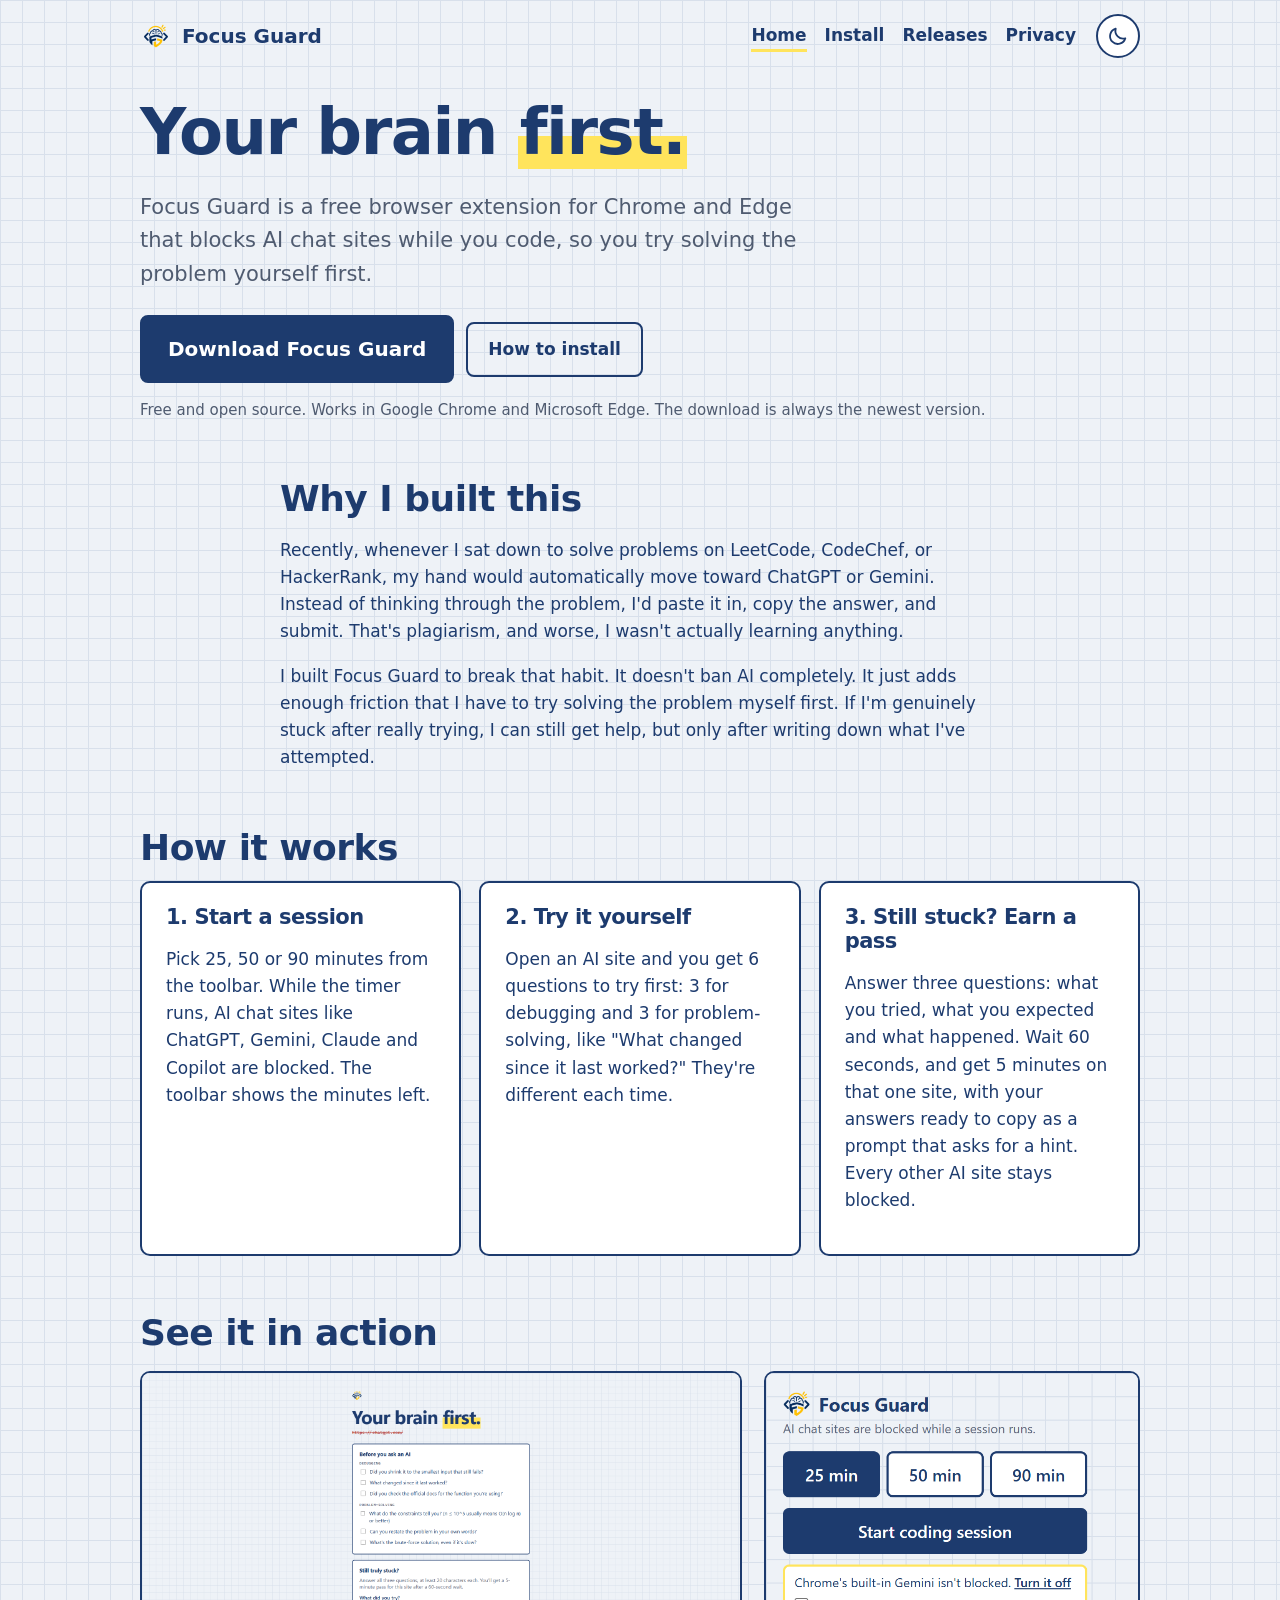
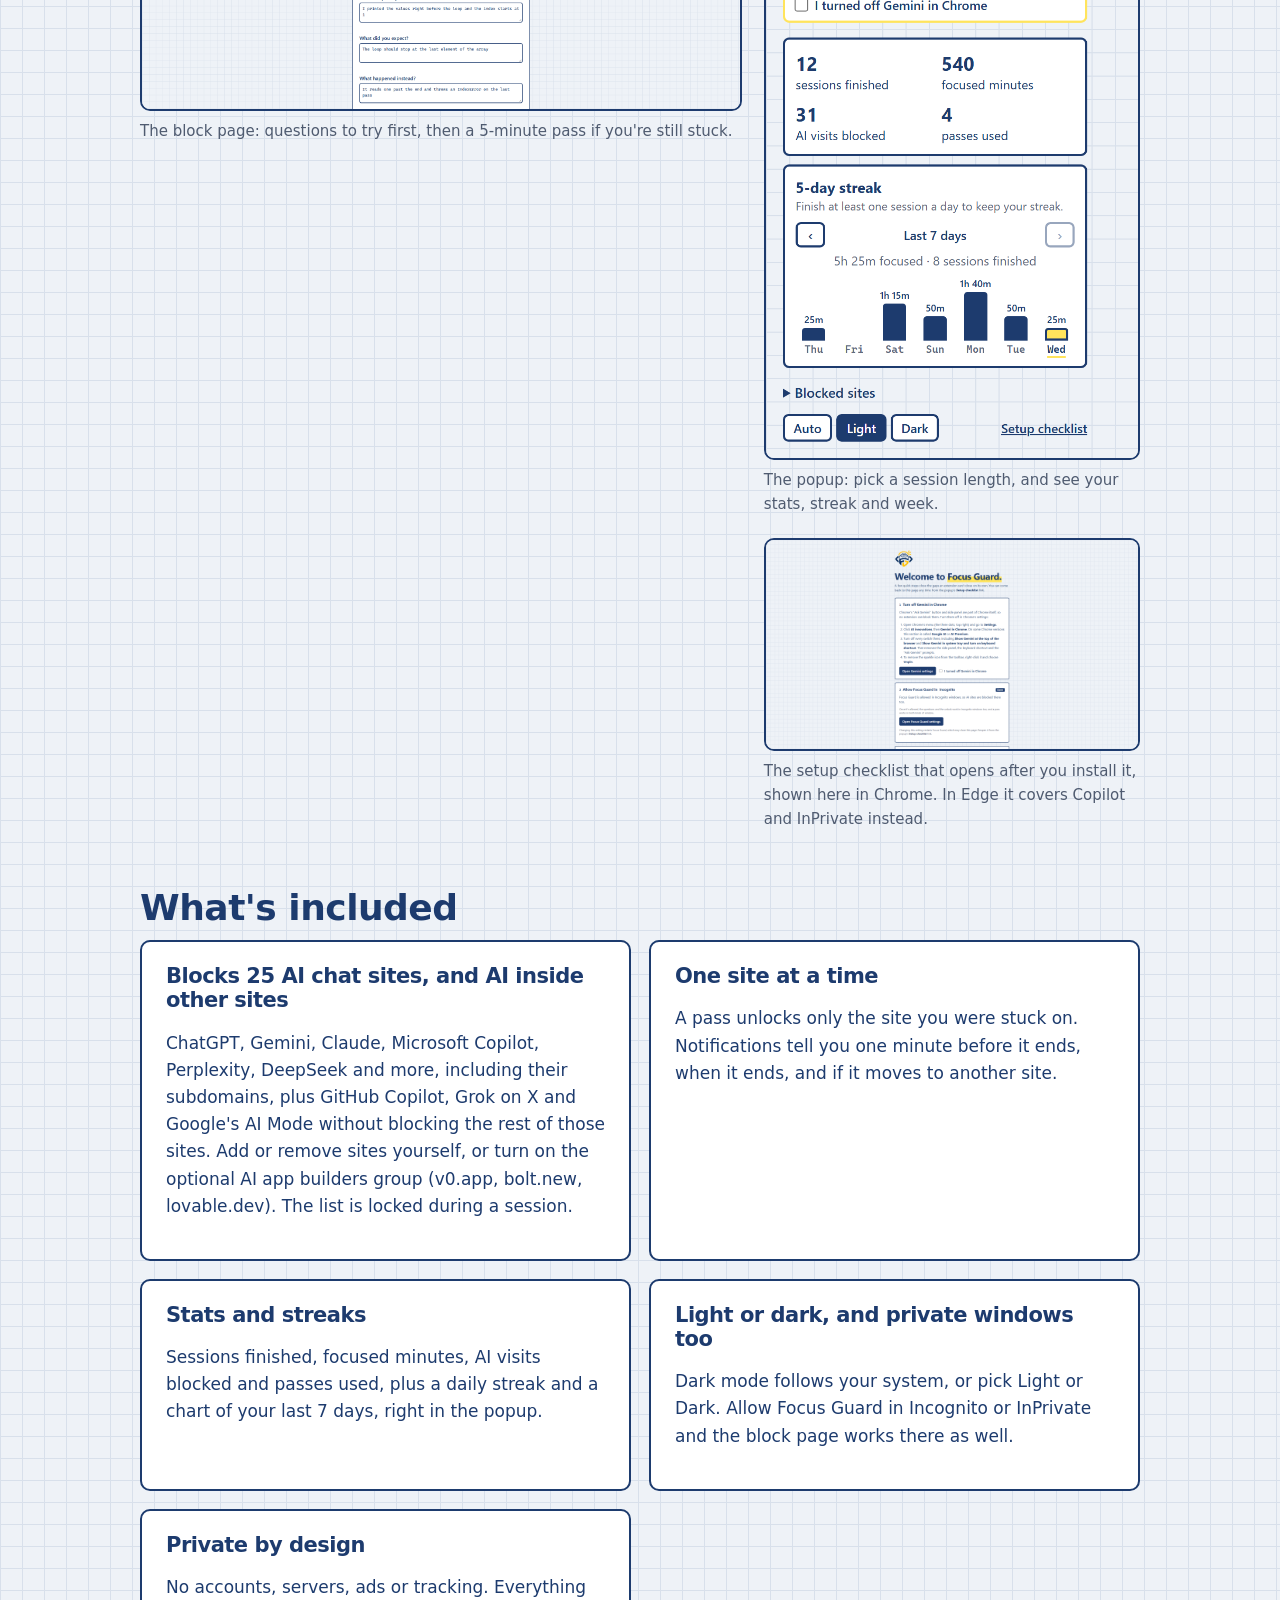
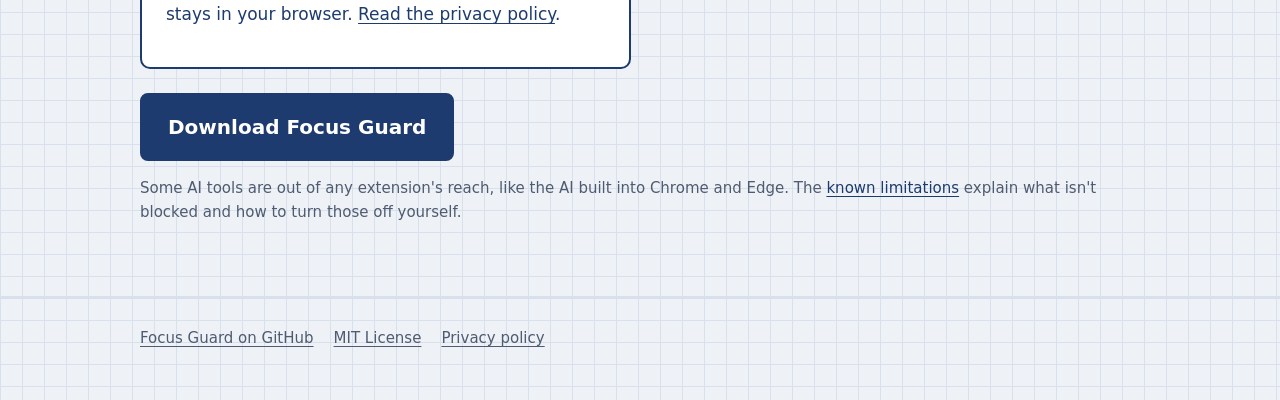
<file: site/index.html>
<!doctype html>
<html lang="en">
<head>
  <meta charset="utf-8">
  <meta name="viewport" content="width=device-width, initial-scale=1">
  <script>try{if(localStorage.getItem("fg-theme")==="dark")document.documentElement.setAttribute("data-theme","dark")}catch(e){}</script>
  <title>Focus Guard: code without the crutch</title>
  <meta name="description" content="Focus Guard is a free browser extension for Chrome and Edge that blocks AI chat sites, and AI inside sites like GitHub and Google, while you code, so you try solving the problem yourself first.">
  <link rel="icon" href="images/favicon-32.png" type="image/png">
  <link rel="stylesheet" href="assets/style.css">
</head>
<body>
  <a class="skip" href="#main">Skip to content</a>

  <header class="site-header">
    <div class="wrap">
      <a class="brand" href="index.html"><img class="logo logo-light" src="images/icon-128.png" alt="" width="32" height="32"><img class="logo logo-dark" src="images/icon-128-dark.png" alt="" width="32" height="32"> Focus Guard</a>
      <nav class="site-nav" aria-label="Main">
        <ul>
          <li><a href="index.html" aria-current="page">Home</a></li>
          <li><a href="install.html">Install</a></li>
          <li><a href="releases.html">Releases</a></li>
          <li><a href="privacy.html">Privacy</a></li>
        </ul>
      </nav>
      <button type="button" class="theme-toggle" id="theme-toggle" aria-label="Switch to dark mode" title="Switch to dark mode" hidden>
        <svg class="icon-moon" viewBox="0 0 24 24" aria-hidden="true" focusable="false"><path d="M20 14.5A8.5 8.5 0 0 1 9.5 4a8.5 8.5 0 1 0 10.5 10.5z" fill="none" stroke="currentColor" stroke-width="2" stroke-linejoin="round"/></svg>
        <svg class="icon-sun" viewBox="0 0 24 24" aria-hidden="true" focusable="false"><g fill="none" stroke="currentColor" stroke-width="2" stroke-linecap="round"><circle cx="12" cy="12" r="4.5"/><path d="M12 2v2.5M12 19.5V22M2 12h2.5M19.5 12H22M4.9 4.9l1.8 1.8M17.3 17.3l1.8 1.8M4.9 19.1l1.8-1.8M17.3 6.7l1.8-1.8"/></g></svg>
      </button>
    </div>
  </header>

  <main id="main">
    <section class="wrap" aria-labelledby="hero-title">
      <h1 id="hero-title">Your brain <span class="mark">first.</span></h1>
      <p class="lead">Focus Guard is a free browser extension for Chrome and Edge that blocks AI chat sites while you code, so you try solving the problem yourself first.</p>
      <div class="actions">
        <a class="button big" href="https://github.com/rishi555123/focus-guard/releases/latest/download/focus-guard.zip">Download Focus Guard</a>
        <a class="button ghost" href="install.html">How to install</a>
      </div>
      <p class="small muted">Free and open source. Works in Google Chrome and Microsoft Edge. The download is always the newest version.</p>
    </section>

    <section class="wrap narrow" aria-labelledby="why-title">
      <h2 id="why-title">Why I built this</h2>
      <p>Recently, whenever I sat down to solve problems on LeetCode, CodeChef, or HackerRank, my hand would automatically move toward ChatGPT or Gemini. Instead of thinking through the problem, I'd paste it in, copy the answer, and submit. That's plagiarism, and worse, I wasn't actually learning anything.</p>
      <p>I built Focus Guard to break that habit. It doesn't ban AI completely. It just adds enough friction that I have to try solving the problem myself first. If I'm genuinely stuck after really trying, I can still get help, but only after writing down what I've attempted.</p>
    </section>

    <section class="wrap" aria-labelledby="how-title">
      <h2 id="how-title">How it works</h2>
      <div class="grid grid-3">
        <div class="card">
          <h3>1. Start a session</h3>
          <p>Pick 25, 50 or 90 minutes from the toolbar. While the timer runs, AI chat sites like ChatGPT, Gemini, Claude and Copilot are blocked. The toolbar shows the minutes left.</p>
        </div>
        <div class="card">
          <h3>2. Try it yourself</h3>
          <p>Open an AI site and you get 6 questions to try first: 3 for debugging and 3 for problem-solving, like "What changed since it last worked?" They're different each time.</p>
        </div>
        <div class="card">
          <h3>3. Still stuck? Earn a pass</h3>
          <p>Answer three questions: what you tried, what you expected and what happened. Wait 60 seconds, and get 5 minutes on that one site, with your answers ready to copy as a prompt that asks for a hint. Every other AI site stays blocked.</p>
        </div>
      </div>
    </section>

    <section class="wrap" aria-labelledby="shots-title">
      <h2 id="shots-title">See it in action</h2>
      <div class="shots">
        <figure>
          <img src="images/blocked.png" width="1920" height="1080" loading="lazy"
               alt="The Your brain first block page, showing three debugging questions and three problem-solving questions with checkboxes, then the first of three questions to answer before a 60-second wait: what did you try.">
          <figcaption>The block page: questions to try first, then a 5-minute pass if you're still stuck.</figcaption>
        </figure>
        <figure>
          <img src="images/popup.png" width="704" height="1295" loading="lazy"
               alt="The Focus Guard popup with 25, 50 and 90 minute buttons, a Start coding session button, stats for sessions finished, focused minutes, AI visits blocked and passes used, a 5-day streak with its rule, a bar chart of the last 7 days with each day's focused time and the week's total, arrows for earlier weeks, and Auto, Light and Dark theme buttons.">
          <figcaption>The popup: pick a session length, and see your stats, streak and week.</figcaption>
        </figure>
        <figure>
          <img src="images/welcome.png" width="1920" height="1080" loading="lazy"
               alt="The Welcome to Focus Guard setup checklist in Chrome, with steps to turn off Gemini in Chrome, allow Focus Guard in Incognito, and allow notifications.">
          <figcaption>The setup checklist that opens after you install it, shown here in Chrome. In Edge it covers Copilot and InPrivate instead.</figcaption>
        </figure>
      </div>
    </section>

    <section class="wrap" aria-labelledby="features-title">
      <h2 id="features-title">What's included</h2>
      <div class="grid grid-2">
        <div class="card">
          <h3>Blocks 25 AI chat sites, and AI inside other sites</h3>
          <p>ChatGPT, Gemini, Claude, Microsoft Copilot, Perplexity, DeepSeek and more, including their subdomains, plus GitHub Copilot, Grok on X and Google's AI Mode without blocking the rest of those sites. Add or remove sites yourself, or turn on the optional AI app builders group (v0.app, bolt.new, lovable.dev). The list is locked during a session.</p>
        </div>
        <div class="card">
          <h3>One site at a time</h3>
          <p>A pass unlocks only the site you were stuck on. Notifications tell you one minute before it ends, when it ends, and if it moves to another site.</p>
        </div>
        <div class="card">
          <h3>Stats and streaks</h3>
          <p>Sessions finished, focused minutes, AI visits blocked and passes used, plus a daily streak and a chart of your last 7 days, right in the popup.</p>
        </div>
        <div class="card">
          <h3>Light or dark, and private windows too</h3>
          <p>Dark mode follows your system, or pick Light or Dark. Allow Focus Guard in Incognito or InPrivate and the block page works there as well.</p>
        </div>
        <div class="card">
          <h3>Private by design</h3>
          <p>No accounts, servers, ads or tracking. Everything stays in your browser. <a href="privacy.html">Read the privacy policy</a>.</p>
        </div>
      </div>
      <div class="actions">
        <a class="button big" href="https://github.com/rishi555123/focus-guard/releases/latest/download/focus-guard.zip">Download Focus Guard</a>
      </div>
      <p class="small muted">Some AI tools are out of any extension's reach, like the AI built into Chrome and Edge. The <a href="https://github.com/rishi555123/focus-guard#known-limitations">known limitations</a> explain what isn't blocked and how to turn those off yourself.</p>
    </section>
  </main>

  <footer class="site-footer">
    <div class="wrap">
      <ul>
        <li><a href="https://github.com/rishi555123/focus-guard">Focus Guard on GitHub</a></li>
        <li><a href="https://github.com/rishi555123/focus-guard/blob/main/LICENSE">MIT License</a></li>
        <li><a href="privacy.html">Privacy policy</a></li>
      </ul>
    </div>
  </footer>
  <script src="assets/theme.js"></script>
</body>
</html>
</file>
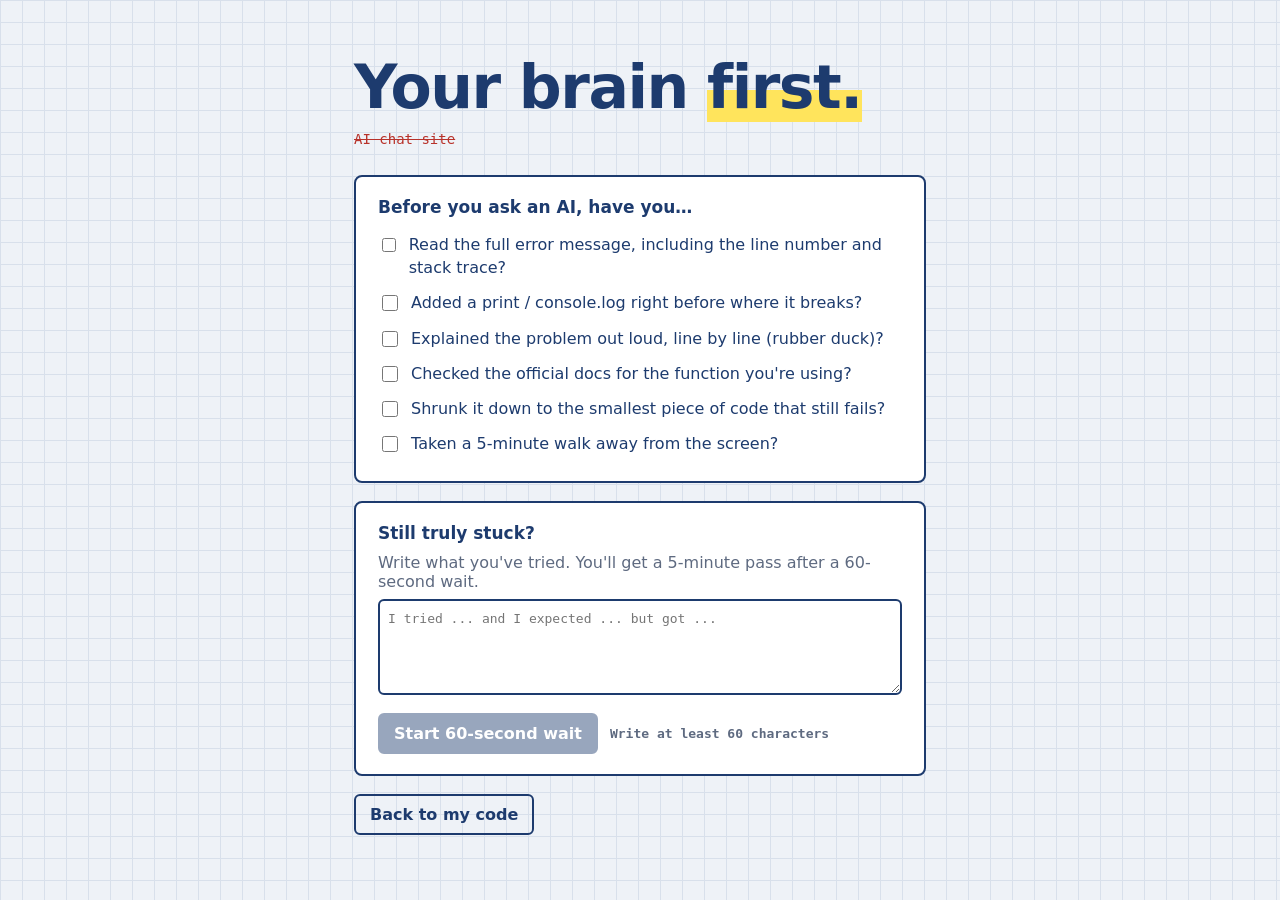
<file: blocked.html>
<!doctype html>
<html lang="en"><head><meta charset="utf-8"><title>Your brain first</title>
<meta name="viewport" content="width=device-width, initial-scale=1">
<link rel="stylesheet" href="style.css">
<style>
  main { max-width: 620px; margin: 0 auto; padding: 56px 24px; }
  h1 { font-size: clamp(36px, 7vw, 60px); line-height: 1.05; margin: 0 0 12px; letter-spacing: -1.5px; }
  .site { font: 14px var(--code); color: var(--redpen); text-decoration: line-through; margin: 0 0 28px; word-break: break-all; }
  .sheet { background: var(--white); border: 2px solid var(--ink); border-radius: 8px; padding: 20px 22px; margin-bottom: 18px; }
  h2 { font-size: 17px; margin: 0 0 10px; }
  label.check { display: flex; gap: 10px; align-items: flex-start; padding: 6px 0; line-height: 1.45; cursor: pointer; }
  label.check input { margin-top: 4px; accent-color: var(--ink); width: 16px; height: 16px; }
  label.check:has(input:checked) span { color: var(--pencil); text-decoration: line-through; }
  textarea { height: 96px; margin: 8px 0 6px; }
  .row { display: flex; gap: 12px; align-items: center; flex-wrap: wrap; margin-top: 8px; }
  #count { font: 600 13px var(--code); }
  @media (prefers-reduced-motion: no-preference) { h1 { animation: in .5s ease-out; } }
  @keyframes in { from { opacity: 0; transform: translateY(8px); } }
</style></head>
<body><main>
  <h1>Your brain <span class="mark">first.</span></h1>
  <p class="site" id="site"></p>

  <div class="sheet">
    <h2>Before you ask an AI, have you&hellip;</h2>
    <label class="check"><input type="checkbox"><span>Read the full error message, including the line number and stack trace?</span></label>
    <label class="check"><input type="checkbox"><span>Added a print / console.log right before where it breaks?</span></label>
    <label class="check"><input type="checkbox"><span>Explained the problem out loud, line by line (rubber duck)?</span></label>
    <label class="check"><input type="checkbox"><span>Checked the official docs for the function you're using?</span></label>
    <label class="check"><input type="checkbox"><span>Shrunk it down to the smallest piece of code that still fails?</span></label>
    <label class="check"><input type="checkbox"><span>Taken a 5-minute walk away from the screen?</span></label>
  </div>

  <div class="sheet">
    <h2>Still truly stuck?</h2>
    <p class="muted" style="margin:0">Write what you've tried. You'll get a 5-minute pass after a 60-second wait.</p>
    <textarea id="reason" placeholder="I tried ... and I expected ... but got ..."></textarea>
    <div class="row">
      <button id="unlock" disabled>Start 60-second wait</button>
      <span id="count" class="muted">Write at least 60 characters</span>
    </div>
  </div>

  <button class="ghost" id="back">Back to my code</button>
</main>
<script src="blocked.js"></script>
</body></html>
</file>
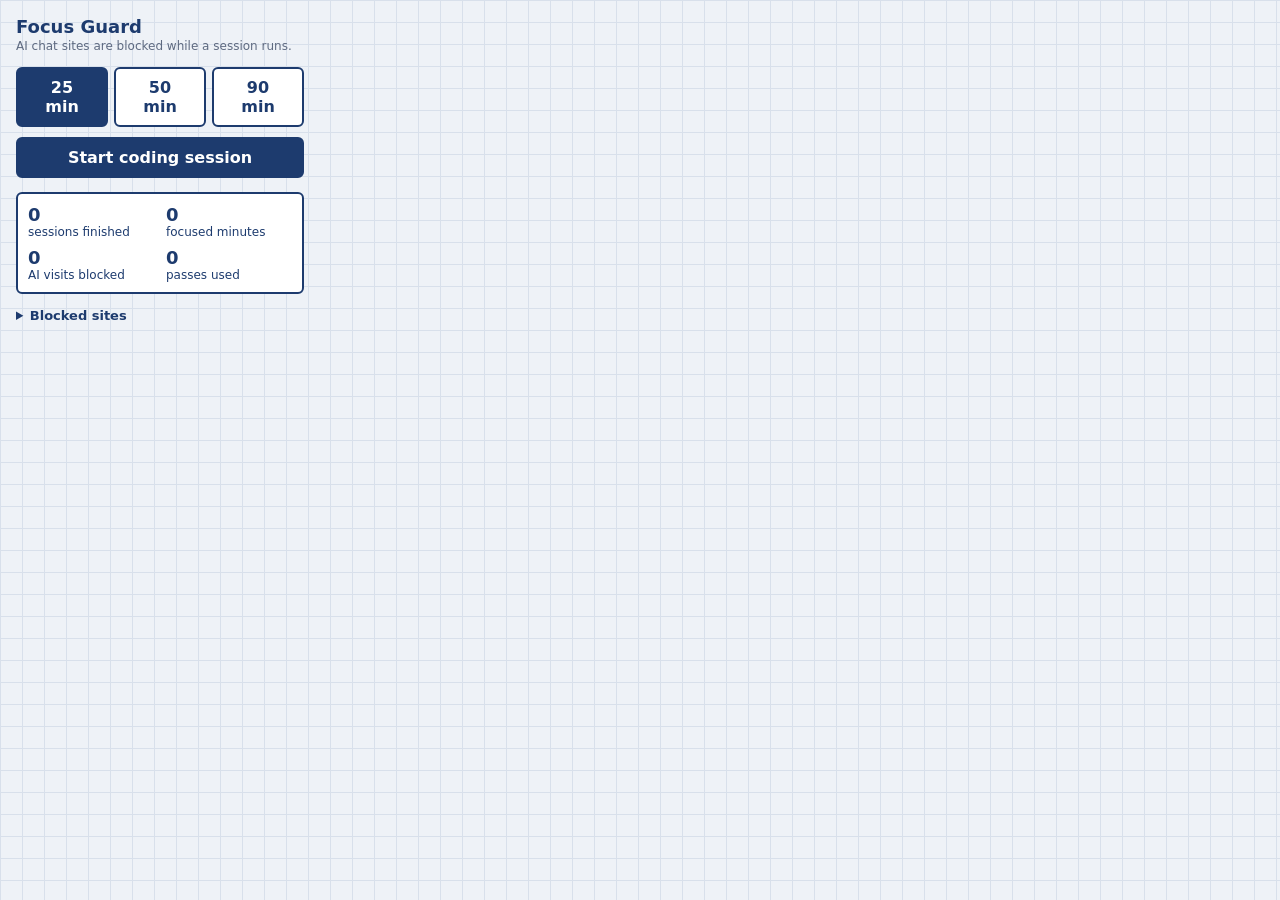
<file: popup.html>
<!doctype html>
<html><head><meta charset="utf-8"><link rel="stylesheet" href="style.css">
<style>
  body { width: 320px; padding: 16px; }
  h1 { font-size: 18px; margin: 0 0 2px; }
  .sub { font-size: 12px; margin: 0 0 14px; }
  .durations { display: flex; gap: 6px; margin-bottom: 10px; }
  .durations button { flex: 1; }
  .durations button[aria-pressed="false"] { background: var(--white); color: var(--ink); }
  #start, #stop { width: 100%; }
  .clock { font: 700 46px/1 var(--code); text-align: center; margin: 6px 0 4px; letter-spacing: -1px; }
  .stats { display: grid; grid-template-columns: 1fr 1fr; gap: 8px 12px; font-size: 12px;
           background: var(--white); border: 2px solid var(--ink); border-radius: 6px; padding: 10px; margin: 14px 0; }
  .stats b { display: block; font-size: 18px; }
  details summary { cursor: pointer; font-size: 13px; font-weight: 600; }
  details textarea { height: 140px; margin: 8px 0; }
  .hidden { display: none; }
</style></head>
<body>
  <h1>Focus Guard</h1>
  <p class="sub muted">AI chat sites are blocked while a session runs.</p>

  <section id="idle">
    <div class="durations" role="group" aria-label="Session length">
      <button data-min="25" aria-pressed="true">25 min</button>
      <button data-min="50" aria-pressed="false">50 min</button>
      <button data-min="90" aria-pressed="false">90 min</button>
    </div>
    <button id="start">Start coding session</button>
  </section>

  <section id="active" class="hidden">
    <div class="clock" id="clock">25:00</div>
    <p class="sub muted" style="text-align:center" id="passNote">Solve it yourself. You've got this.</p>
    <button id="stop" class="ghost">End session early</button>
  </section>

  <div class="stats">
    <div><b id="sSessions">0</b>sessions finished</div>
    <div><b id="sMinutes">0</b>focused minutes</div>
    <div><b id="sBlocked">0</b>AI visits blocked</div>
    <div><b id="sUnlocks">0</b>passes used</div>
  </div>

  <details>
    <summary>Blocked sites</summary>
    <textarea id="sites" aria-label="Blocked sites, one per line"></textarea>
    <button id="saveSites" class="ghost">Save sites</button>
    <span id="saved" class="muted" style="font-size:12px"></span>
  </details>
  <script src="popup.js"></script>
</body></html>
</file>
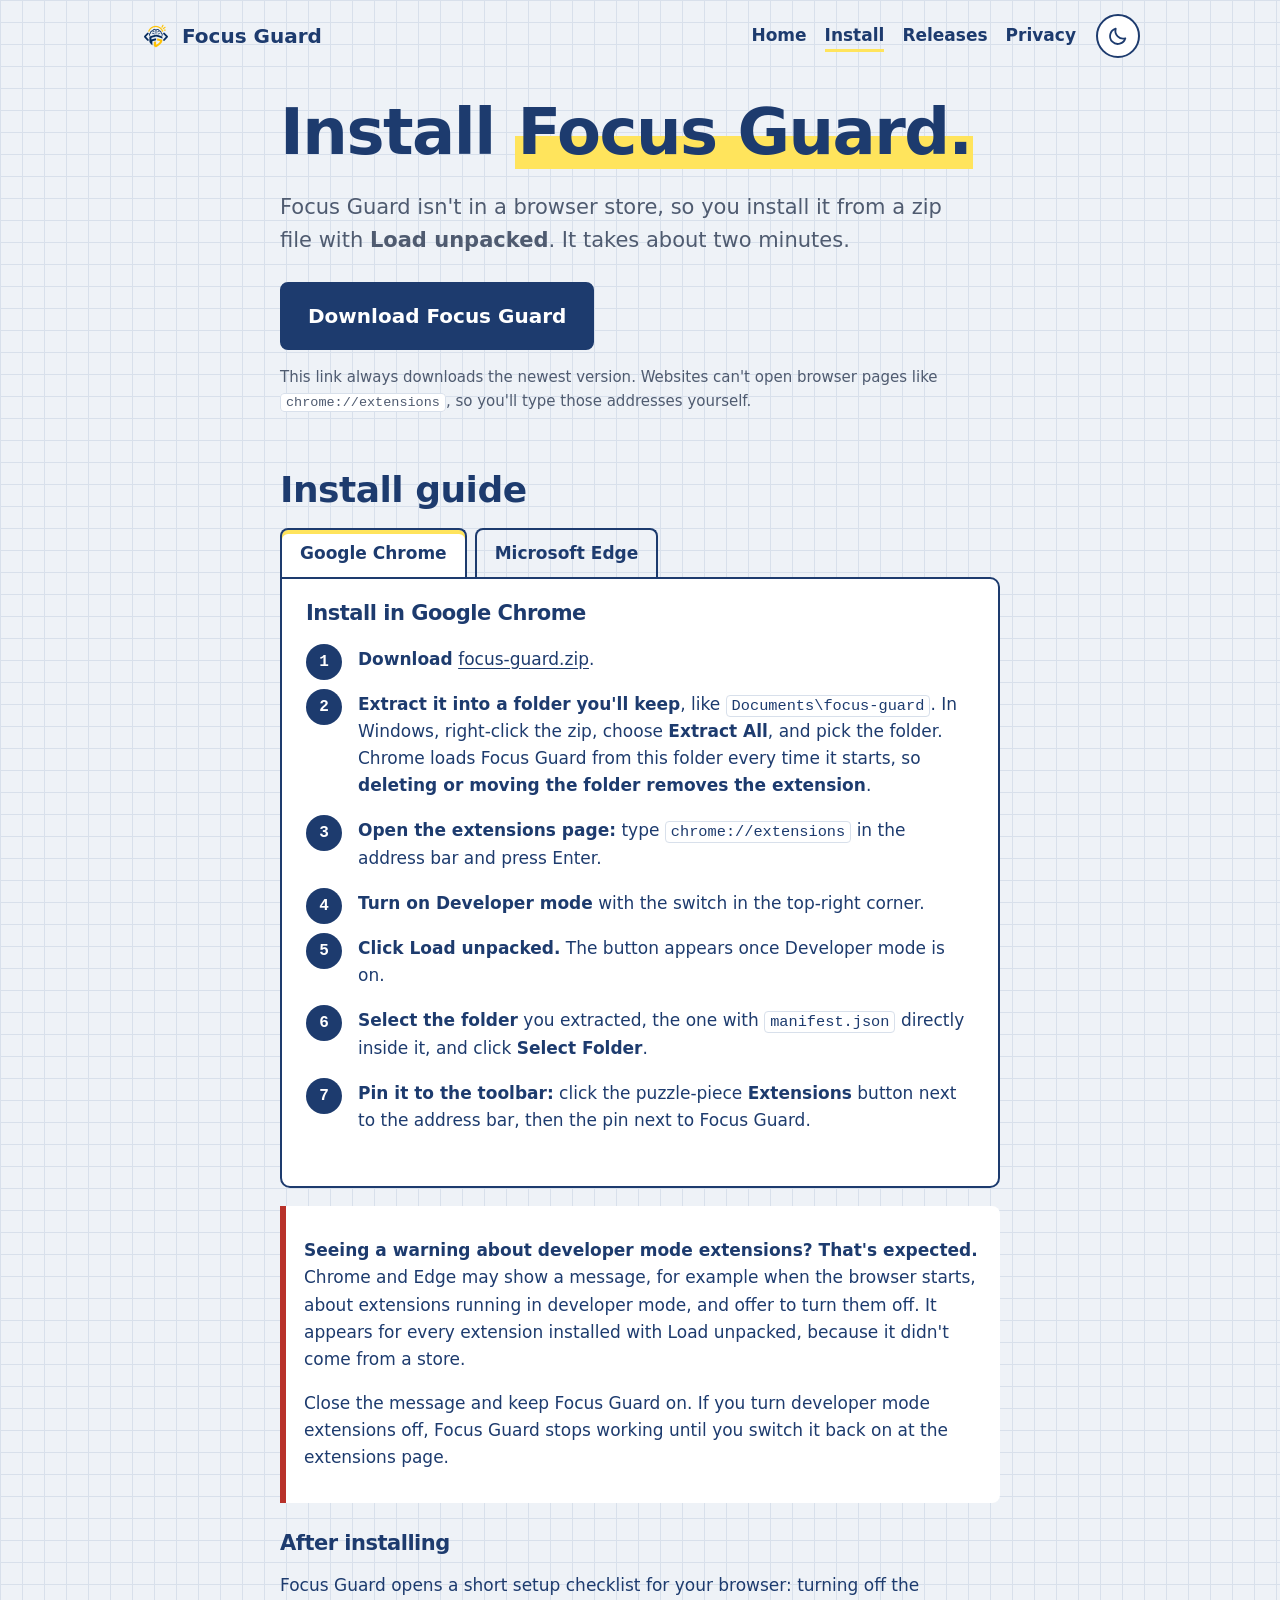
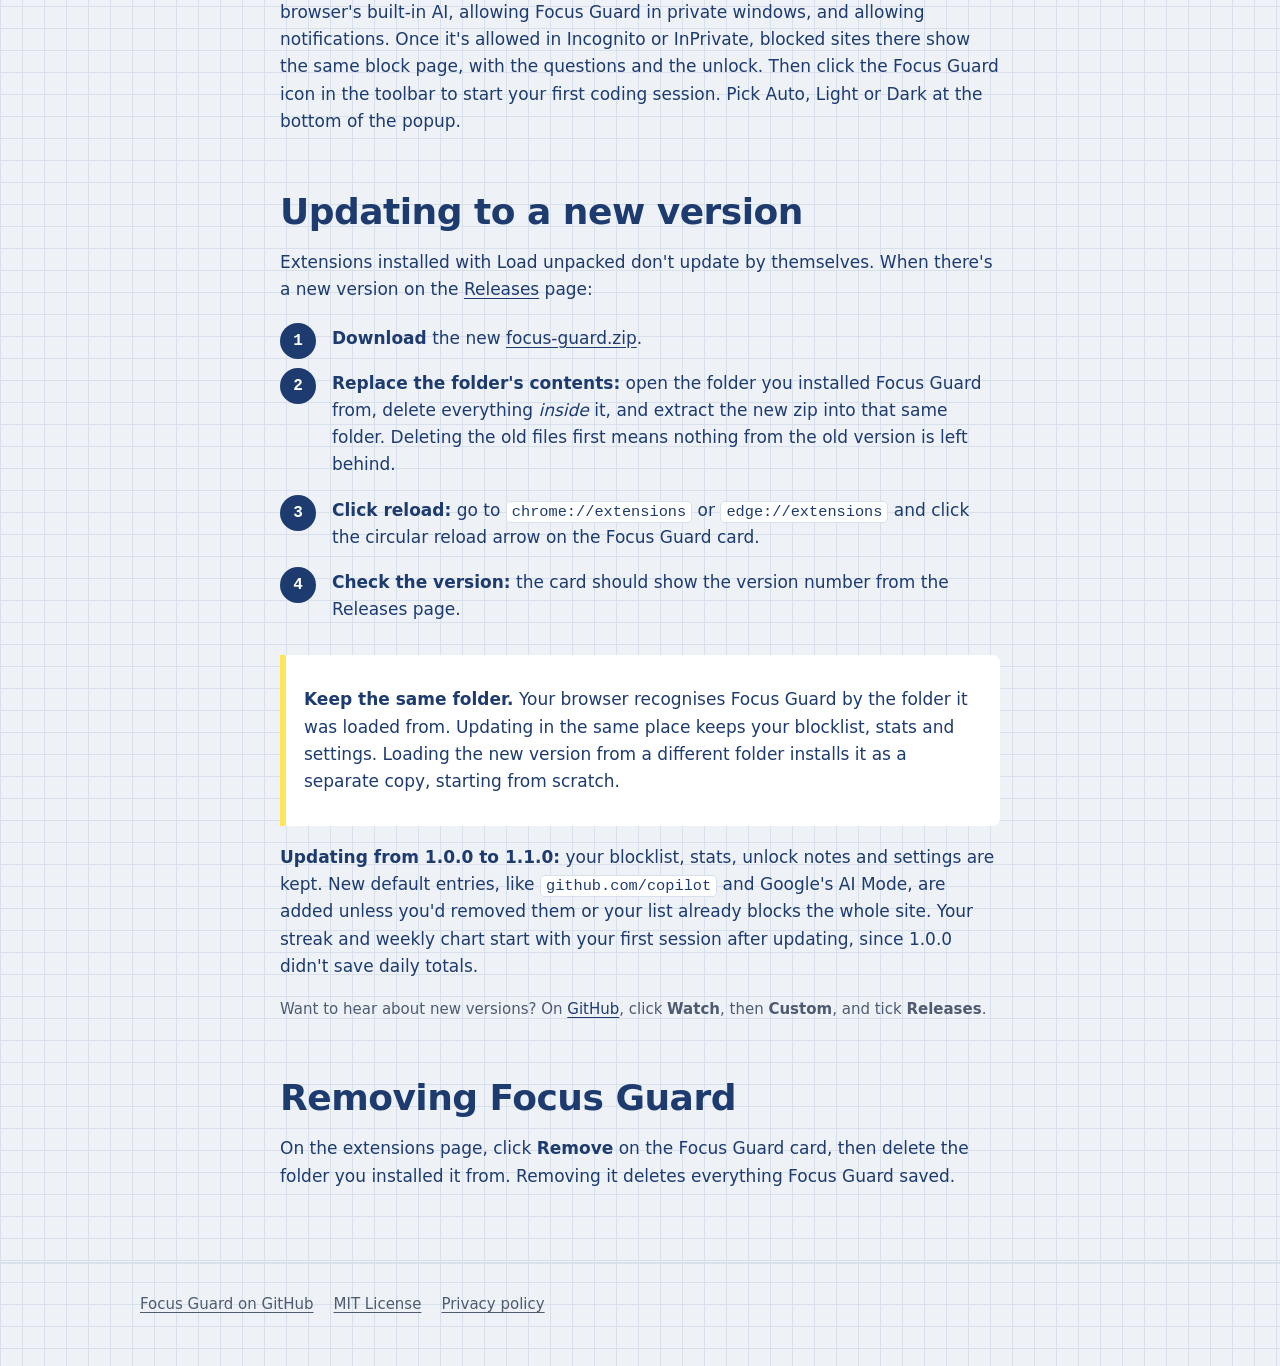
<file: site/install.html>
<!doctype html>
<html lang="en" class="no-js">
<head>
  <meta charset="utf-8">
  <meta name="viewport" content="width=device-width, initial-scale=1">
  <script>try{if(localStorage.getItem("fg-theme")==="dark")document.documentElement.setAttribute("data-theme","dark")}catch(e){}</script>
  <title>Install Focus Guard in Chrome or Edge</title>
  <meta name="description" content="Step-by-step instructions to install and update Focus Guard in Google Chrome or Microsoft Edge with Load unpacked.">
  <link rel="icon" href="images/favicon-32.png" type="image/png">
  <link rel="stylesheet" href="assets/style.css">
</head>
<body>
  <a class="skip" href="#main">Skip to content</a>

  <header class="site-header">
    <div class="wrap">
      <a class="brand" href="index.html"><img class="logo logo-light" src="images/icon-128.png" alt="" width="32" height="32"><img class="logo logo-dark" src="images/icon-128-dark.png" alt="" width="32" height="32"> Focus Guard</a>
      <nav class="site-nav" aria-label="Main">
        <ul>
          <li><a href="index.html">Home</a></li>
          <li><a href="install.html" aria-current="page">Install</a></li>
          <li><a href="releases.html">Releases</a></li>
          <li><a href="privacy.html">Privacy</a></li>
        </ul>
      </nav>
      <button type="button" class="theme-toggle" id="theme-toggle" aria-label="Switch to dark mode" title="Switch to dark mode" hidden>
        <svg class="icon-moon" viewBox="0 0 24 24" aria-hidden="true" focusable="false"><path d="M20 14.5A8.5 8.5 0 0 1 9.5 4a8.5 8.5 0 1 0 10.5 10.5z" fill="none" stroke="currentColor" stroke-width="2" stroke-linejoin="round"/></svg>
        <svg class="icon-sun" viewBox="0 0 24 24" aria-hidden="true" focusable="false"><g fill="none" stroke="currentColor" stroke-width="2" stroke-linecap="round"><circle cx="12" cy="12" r="4.5"/><path d="M12 2v2.5M12 19.5V22M2 12h2.5M19.5 12H22M4.9 4.9l1.8 1.8M17.3 17.3l1.8 1.8M4.9 19.1l1.8-1.8M17.3 6.7l1.8-1.8"/></g></svg>
      </button>
    </div>
  </header>

  <main id="main" class="wrap narrow">
    <h1>Install <span class="mark">Focus Guard.</span></h1>
    <p class="lead">Focus Guard isn't in a browser store, so you install it from a zip file with <b>Load unpacked</b>. It takes about two minutes.</p>

    <div class="actions">
      <a class="button big" href="https://github.com/rishi555123/focus-guard/releases/latest/download/focus-guard.zip">Download Focus Guard</a>
    </div>
    <p class="small muted">This link always downloads the newest version. Websites can't open browser pages like <code>chrome://extensions</code>, so you'll type those addresses yourself.</p>

    <h2 id="install">Install guide</h2>
    <p class="no-js-label muted">Pick the guide for your browser below.</p>

    <div class="tablist" role="tablist" aria-label="Choose your browser">
      <button type="button" role="tab" id="tab-chrome" aria-controls="panel-chrome" aria-selected="true" data-browser="chrome">Google Chrome</button>
      <button type="button" role="tab" id="tab-edge" aria-controls="panel-edge" aria-selected="false" tabindex="-1" data-browser="edge">Microsoft Edge</button>
    </div>

    <section id="panel-chrome" class="card" role="tabpanel" aria-labelledby="tab-chrome" tabindex="0">
      <h3>Install in Google Chrome</h3>
      <ol class="steps">
        <li><b>Download</b> <a href="https://github.com/rishi555123/focus-guard/releases/latest/download/focus-guard.zip">focus-guard.zip</a>.</li>
        <li><b>Extract it into a folder you'll keep</b>, like <code>Documents\focus-guard</code>. In Windows, right-click the zip, choose <b>Extract All</b>, and pick the folder. Chrome loads Focus Guard from this folder every time it starts, so <b>deleting or moving the folder removes the extension</b>.</li>
        <li><b>Open the extensions page:</b> type <code>chrome://extensions</code> in the address bar and press Enter.</li>
        <li><b>Turn on Developer mode</b> with the switch in the top-right corner.</li>
        <li><b>Click Load unpacked.</b> The button appears once Developer mode is on.</li>
        <li><b>Select the folder</b> you extracted, the one with <code>manifest.json</code> directly inside it, and click <b>Select Folder</b>.</li>
        <li><b>Pin it to the toolbar:</b> click the puzzle-piece <b>Extensions</b> button next to the address bar, then the pin next to Focus Guard.</li>
      </ol>
    </section>

    <section id="panel-edge" class="card" role="tabpanel" aria-labelledby="tab-edge" tabindex="0">
      <h3>Install in Microsoft Edge</h3>
      <ol class="steps">
        <li><b>Download</b> <a href="https://github.com/rishi555123/focus-guard/releases/latest/download/focus-guard.zip">focus-guard.zip</a>.</li>
        <li><b>Extract it into a folder you'll keep</b>, like <code>Documents\focus-guard</code>. In Windows, right-click the zip, choose <b>Extract All</b>, and pick the folder. Edge loads Focus Guard from this folder every time it starts, so <b>deleting or moving the folder removes the extension</b>.</li>
        <li><b>Open the extensions page:</b> type <code>edge://extensions</code> in the address bar and press Enter.</li>
        <li><b>Turn on Developer mode</b> with the switch in the left-hand panel.</li>
        <li><b>Click Load unpacked.</b> The button appears once Developer mode is on.</li>
        <li><b>Select the folder</b> you extracted, the one with <code>manifest.json</code> directly inside it, and click <b>Select Folder</b>.</li>
        <li><b>Show it in the toolbar:</b> click the puzzle-piece <b>Extensions</b> button next to the address bar, then the eye icon (<b>Show in toolbar</b>) next to Focus Guard.</li>
      </ol>
    </section>

    <div class="note warn" role="note">
      <p><b>Seeing a warning about developer mode extensions? That's expected.</b> Chrome and Edge may show a message, for example when the browser starts, about extensions running in developer mode, and offer to turn them off. It appears for every extension installed with Load unpacked, because it didn't come from a store.</p>
      <p>Close the message and keep Focus Guard on. If you turn developer mode extensions off, Focus Guard stops working until you switch it back on at the extensions page.</p>
    </div>

    <h3>After installing</h3>
    <p>Focus Guard opens a short setup checklist for your browser: turning off the browser's built-in AI, allowing Focus Guard in private windows, and allowing notifications. Once it's allowed in Incognito or InPrivate, blocked sites there show the same block page, with the questions and the unlock. Then click the Focus Guard icon in the toolbar to start your first coding session. Pick Auto, Light or Dark at the bottom of the popup.</p>

    <h2 id="updating">Updating to a new version</h2>
    <p>Extensions installed with Load unpacked don't update by themselves. When there's a new version on the <a href="releases.html">Releases</a> page:</p>
    <ol class="steps">
      <li><b>Download</b> the new <a href="https://github.com/rishi555123/focus-guard/releases/latest/download/focus-guard.zip">focus-guard.zip</a>.</li>
      <li><b>Replace the folder's contents:</b> open the folder you installed Focus Guard from, delete everything <i>inside</i> it, and extract the new zip into that same folder. Deleting the old files first means nothing from the old version is left behind.</li>
      <li><b>Click reload:</b> go to <code>chrome://extensions</code> or <code>edge://extensions</code> and click the circular reload arrow on the Focus Guard card.</li>
      <li><b>Check the version:</b> the card should show the version number from the Releases page.</li>
    </ol>
    <div class="note" role="note">
      <p><b>Keep the same folder.</b> Your browser recognises Focus Guard by the folder it was loaded from. Updating in the same place keeps your blocklist, stats and settings. Loading the new version from a different folder installs it as a separate copy, starting from scratch.</p>
    </div>
    <p><b>Updating from 1.0.0 to 1.1.0:</b> your blocklist, stats, unlock notes and settings are kept. New default entries, like <code>github.com/copilot</code> and Google's AI Mode, are added unless you'd removed them or your list already blocks the whole site. Your streak and weekly chart start with your first session after updating, since 1.0.0 didn't save daily totals.</p>
    <p class="small muted">Want to hear about new versions? On <a href="https://github.com/rishi555123/focus-guard">GitHub</a>, click <b>Watch</b>, then <b>Custom</b>, and tick <b>Releases</b>.</p>

    <h2 id="removing">Removing Focus Guard</h2>
    <p>On the extensions page, click <b>Remove</b> on the Focus Guard card, then delete the folder you installed it from. Removing it deletes everything Focus Guard saved.</p>
  </main>

  <footer class="site-footer">
    <div class="wrap">
      <ul>
        <li><a href="https://github.com/rishi555123/focus-guard">Focus Guard on GitHub</a></li>
        <li><a href="https://github.com/rishi555123/focus-guard/blob/main/LICENSE">MIT License</a></li>
        <li><a href="privacy.html">Privacy policy</a></li>
      </ul>
    </div>
  </footer>
  <script src="assets/tabs.js"></script>
  <script src="assets/theme.js"></script>
</body>
</html>
</file>
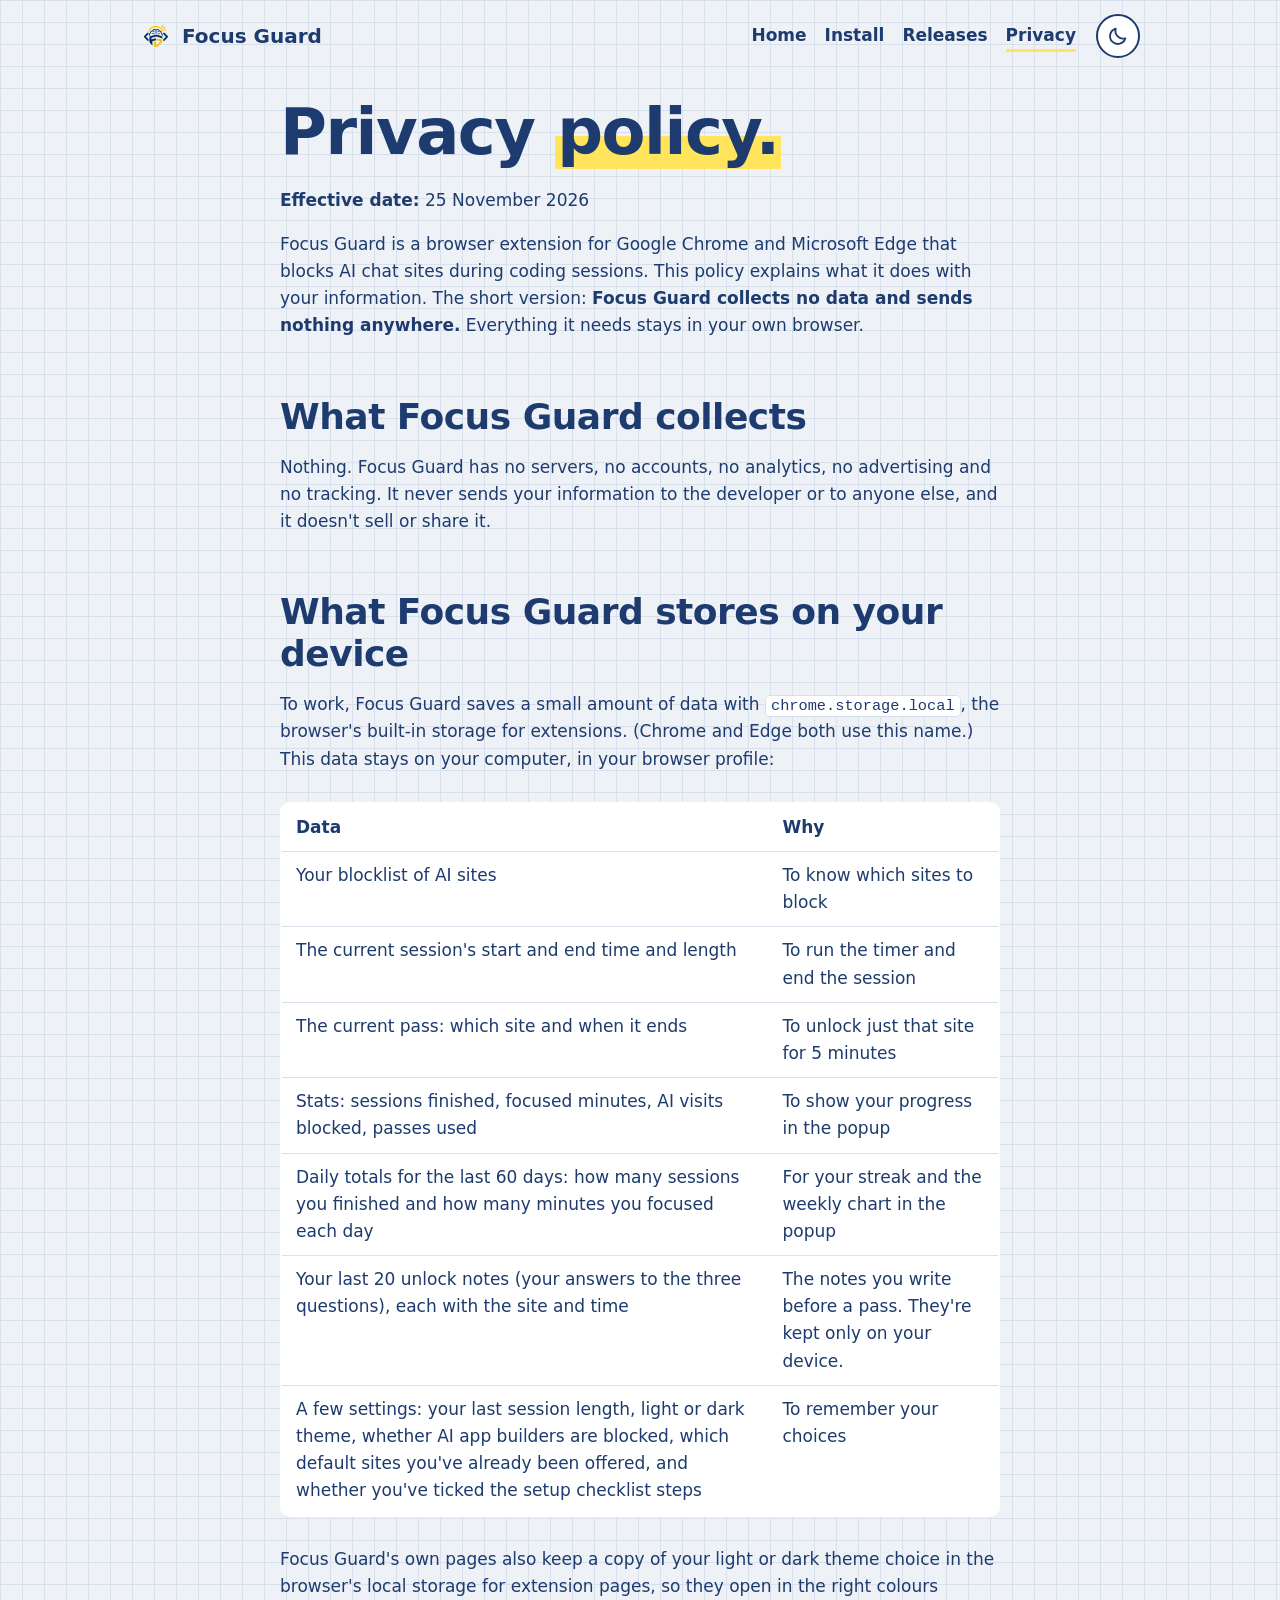
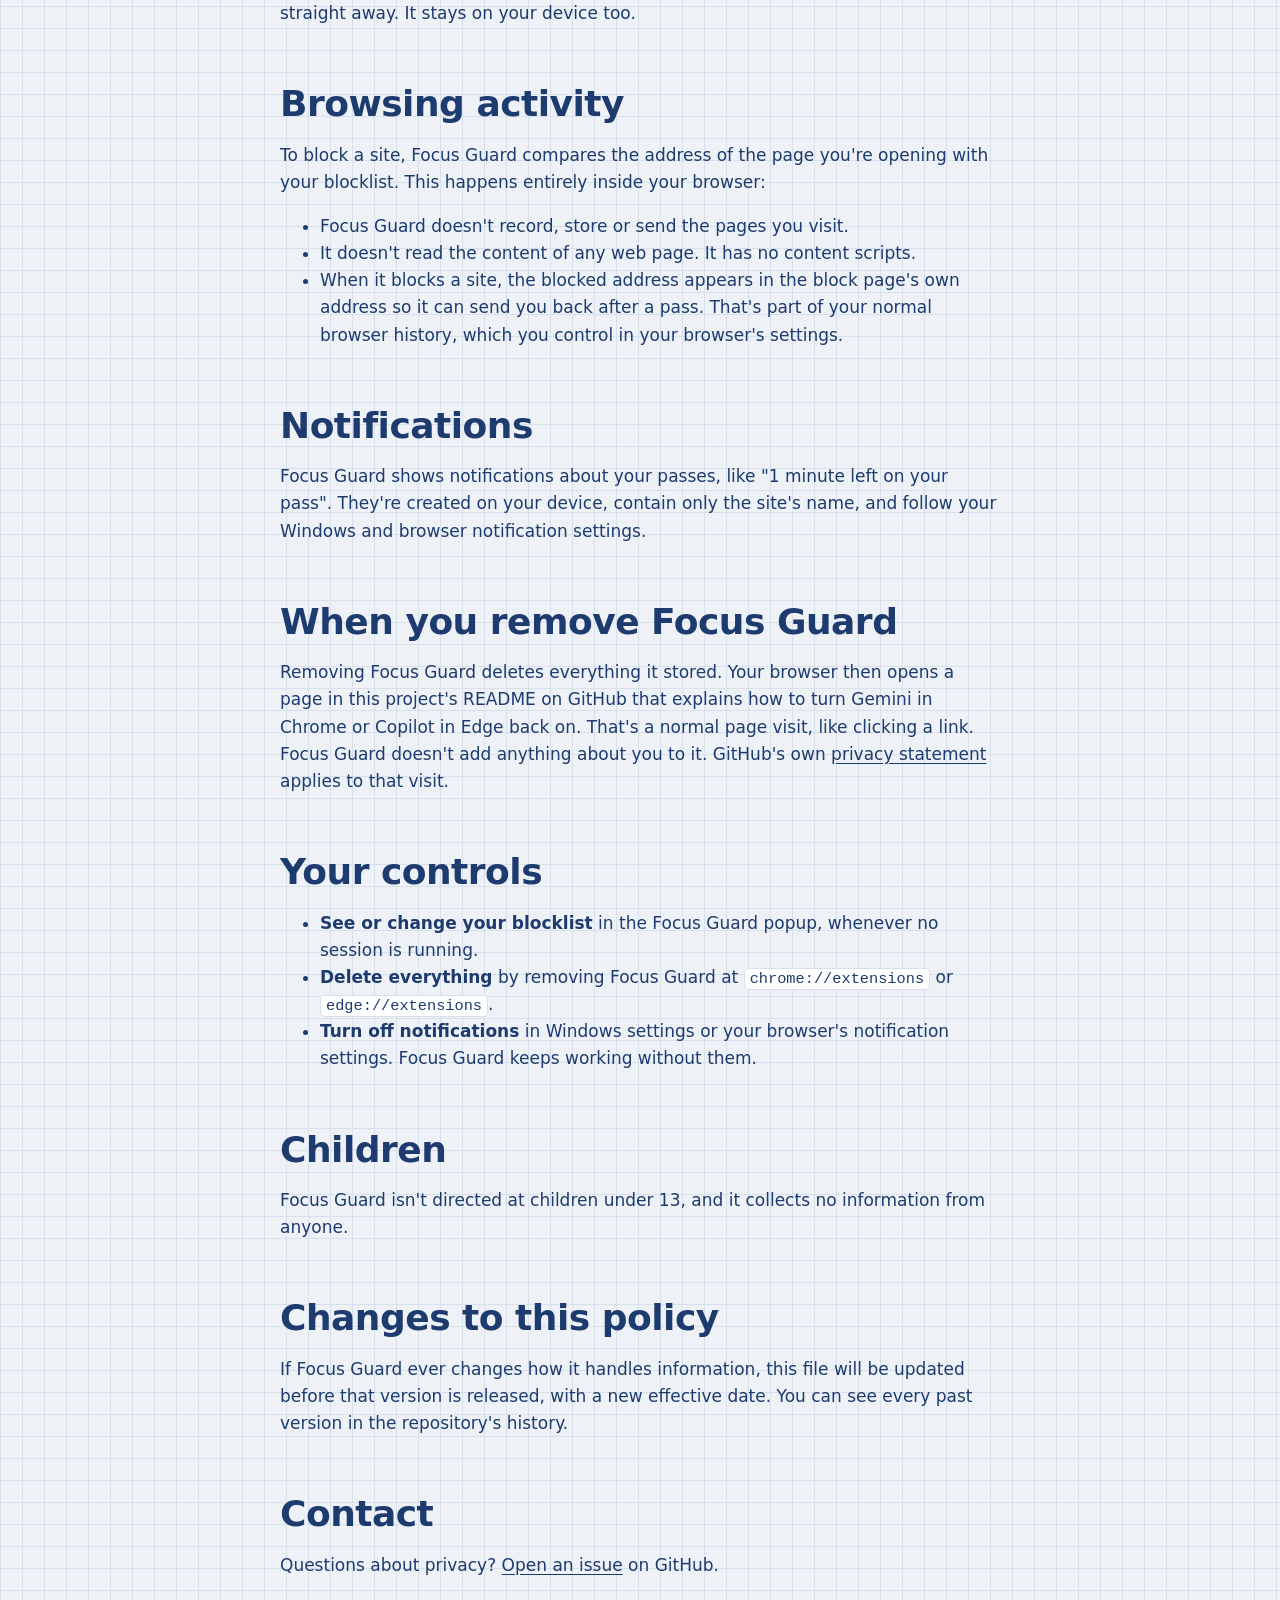
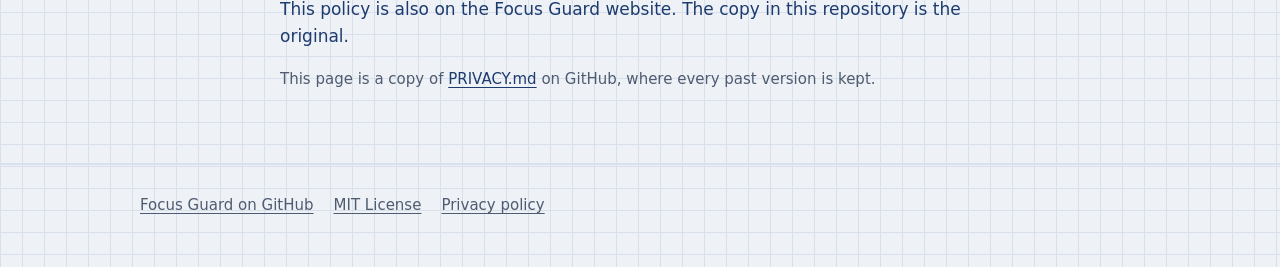
<file: site/privacy.html>
<!doctype html>
<html lang="en">
<head>
  <meta charset="utf-8">
  <meta name="viewport" content="width=device-width, initial-scale=1">
  <script>try{if(localStorage.getItem("fg-theme")==="dark")document.documentElement.setAttribute("data-theme","dark")}catch(e){}</script>
  <title>Focus Guard privacy policy</title>
  <meta name="description" content="Focus Guard collects no data and sends nothing anywhere. Everything stays in your browser.">
  <link rel="icon" href="images/favicon-32.png" type="image/png">
  <link rel="stylesheet" href="assets/style.css">
</head>
<body>
  <a class="skip" href="#main">Skip to content</a>

  <header class="site-header">
    <div class="wrap">
      <a class="brand" href="index.html"><img class="logo logo-light" src="images/icon-128.png" alt="" width="32" height="32"><img class="logo logo-dark" src="images/icon-128-dark.png" alt="" width="32" height="32"> Focus Guard</a>
      <nav class="site-nav" aria-label="Main">
        <ul>
          <li><a href="index.html">Home</a></li>
          <li><a href="install.html">Install</a></li>
          <li><a href="releases.html">Releases</a></li>
          <li><a href="privacy.html" aria-current="page">Privacy</a></li>
        </ul>
      </nav>
      <button type="button" class="theme-toggle" id="theme-toggle" aria-label="Switch to dark mode" title="Switch to dark mode" hidden>
        <svg class="icon-moon" viewBox="0 0 24 24" aria-hidden="true" focusable="false"><path d="M20 14.5A8.5 8.5 0 0 1 9.5 4a8.5 8.5 0 1 0 10.5 10.5z" fill="none" stroke="currentColor" stroke-width="2" stroke-linejoin="round"/></svg>
        <svg class="icon-sun" viewBox="0 0 24 24" aria-hidden="true" focusable="false"><g fill="none" stroke="currentColor" stroke-width="2" stroke-linecap="round"><circle cx="12" cy="12" r="4.5"/><path d="M12 2v2.5M12 19.5V22M2 12h2.5M19.5 12H22M4.9 4.9l1.8 1.8M17.3 17.3l1.8 1.8M4.9 19.1l1.8-1.8M17.3 6.7l1.8-1.8"/></g></svg>
      </button>
    </div>
  </header>

  <main id="main" class="wrap narrow">
    <h1>Privacy <span class="mark">policy.</span></h1>
<p><b>Effective date:</b> 25 November 2026</p>
<p>Focus Guard is a browser extension for Google Chrome and Microsoft Edge that blocks AI chat sites during coding sessions. This policy explains what it does with your information. The short version: <b>Focus Guard collects no data and sends nothing anywhere.</b> Everything it needs stays in your own browser.</p>
<h2>What Focus Guard collects</h2>
<p>Nothing. Focus Guard has no servers, no accounts, no analytics, no advertising and no tracking. It never sends your information to the developer or to anyone else, and it doesn't sell or share it.</p>
<h2>What Focus Guard stores on your device</h2>
<p>To work, Focus Guard saves a small amount of data with <code>chrome.storage.local</code>, the browser's built-in storage for extensions. (Chrome and Edge both use this name.) This data stays on your computer, in your browser profile:</p>
<div class="table-scroll"><table>
<thead><tr><th scope="col">Data</th><th scope="col">Why</th></tr></thead><tbody>
<tr><td>Your blocklist of AI sites</td><td>To know which sites to block</td></tr>
<tr><td>The current session's start and end time and length</td><td>To run the timer and end the session</td></tr>
<tr><td>The current pass: which site and when it ends</td><td>To unlock just that site for 5 minutes</td></tr>
<tr><td>Stats: sessions finished, focused minutes, AI visits blocked, passes used</td><td>To show your progress in the popup</td></tr>
<tr><td>Daily totals for the last 60 days: how many sessions you finished and how many minutes you focused each day</td><td>For your streak and the weekly chart in the popup</td></tr>
<tr><td>Your last 20 unlock notes (your answers to the three questions), each with the site and time</td><td>The notes you write before a pass. They're kept only on your device.</td></tr>
<tr><td>A few settings: your last session length, light or dark theme, whether AI app builders are blocked, which default sites you've already been offered, and whether you've ticked the setup checklist steps</td><td>To remember your choices</td></tr></tbody></table></div>
<p>Focus Guard's own pages also keep a copy of your light or dark theme choice in the browser's local storage for extension pages, so they open in the right colours straight away. It stays on your device too.</p>
<h2>Browsing activity</h2>
<p>To block a site, Focus Guard compares the address of the page you're opening with your blocklist. This happens entirely inside your browser:</p>
<ul>
<li>Focus Guard doesn't record, store or send the pages you visit.</li>
<li>It doesn't read the content of any web page. It has no content scripts.</li>
<li>When it blocks a site, the blocked address appears in the block page's own address so it can send you back after a pass. That's part of your normal browser history, which you control in your browser's settings.</li>
</ul>
<h2>Notifications</h2>
<p>Focus Guard shows notifications about your passes, like "1 minute left on your pass". They're created on your device, contain only the site's name, and follow your Windows and browser notification settings.</p>
<h2>When you remove Focus Guard</h2>
<p>Removing Focus Guard deletes everything it stored. Your browser then opens a page in this project's README on GitHub that explains how to turn Gemini in Chrome or Copilot in Edge back on. That's a normal page visit, like clicking a link. Focus Guard doesn't add anything about you to it. GitHub's own <a href="https://docs.github.com/en/site-policy/privacy-policies/github-general-privacy-statement">privacy statement</a> applies to that visit.</p>
<h2>Your controls</h2>
<ul>
<li><b>See or change your blocklist</b> in the Focus Guard popup, whenever no session is running.</li>
<li><b>Delete everything</b> by removing Focus Guard at <code>chrome://extensions</code> or <code>edge://extensions</code>.</li>
<li><b>Turn off notifications</b> in Windows settings or your browser's notification settings. Focus Guard keeps working without them.</li>
</ul>
<h2>Children</h2>
<p>Focus Guard isn't directed at children under 13, and it collects no information from anyone.</p>
<h2>Changes to this policy</h2>
<p>If Focus Guard ever changes how it handles information, this file will be updated before that version is released, with a new effective date. You can see every past version in the repository's history.</p>
<h2>Contact</h2>
<p>Questions about privacy? <a href="https://github.com/rishi555123/focus-guard/issues">Open an issue</a> on GitHub.</p>
<p>This policy is also on the Focus Guard website. The copy in this repository is the original.</p>
    <p class="small muted">This page is a copy of <a href="https://github.com/rishi555123/focus-guard/blob/main/PRIVACY.md">PRIVACY.md</a> on GitHub, where every past version is kept.</p>
  </main>

  <footer class="site-footer">
    <div class="wrap">
      <ul>
        <li><a href="https://github.com/rishi555123/focus-guard">Focus Guard on GitHub</a></li>
        <li><a href="https://github.com/rishi555123/focus-guard/blob/main/LICENSE">MIT License</a></li>
        <li><a href="privacy.html">Privacy policy</a></li>
      </ul>
    </div>
  </footer>
  <script src="assets/theme.js"></script>
</body>
</html>
</file>
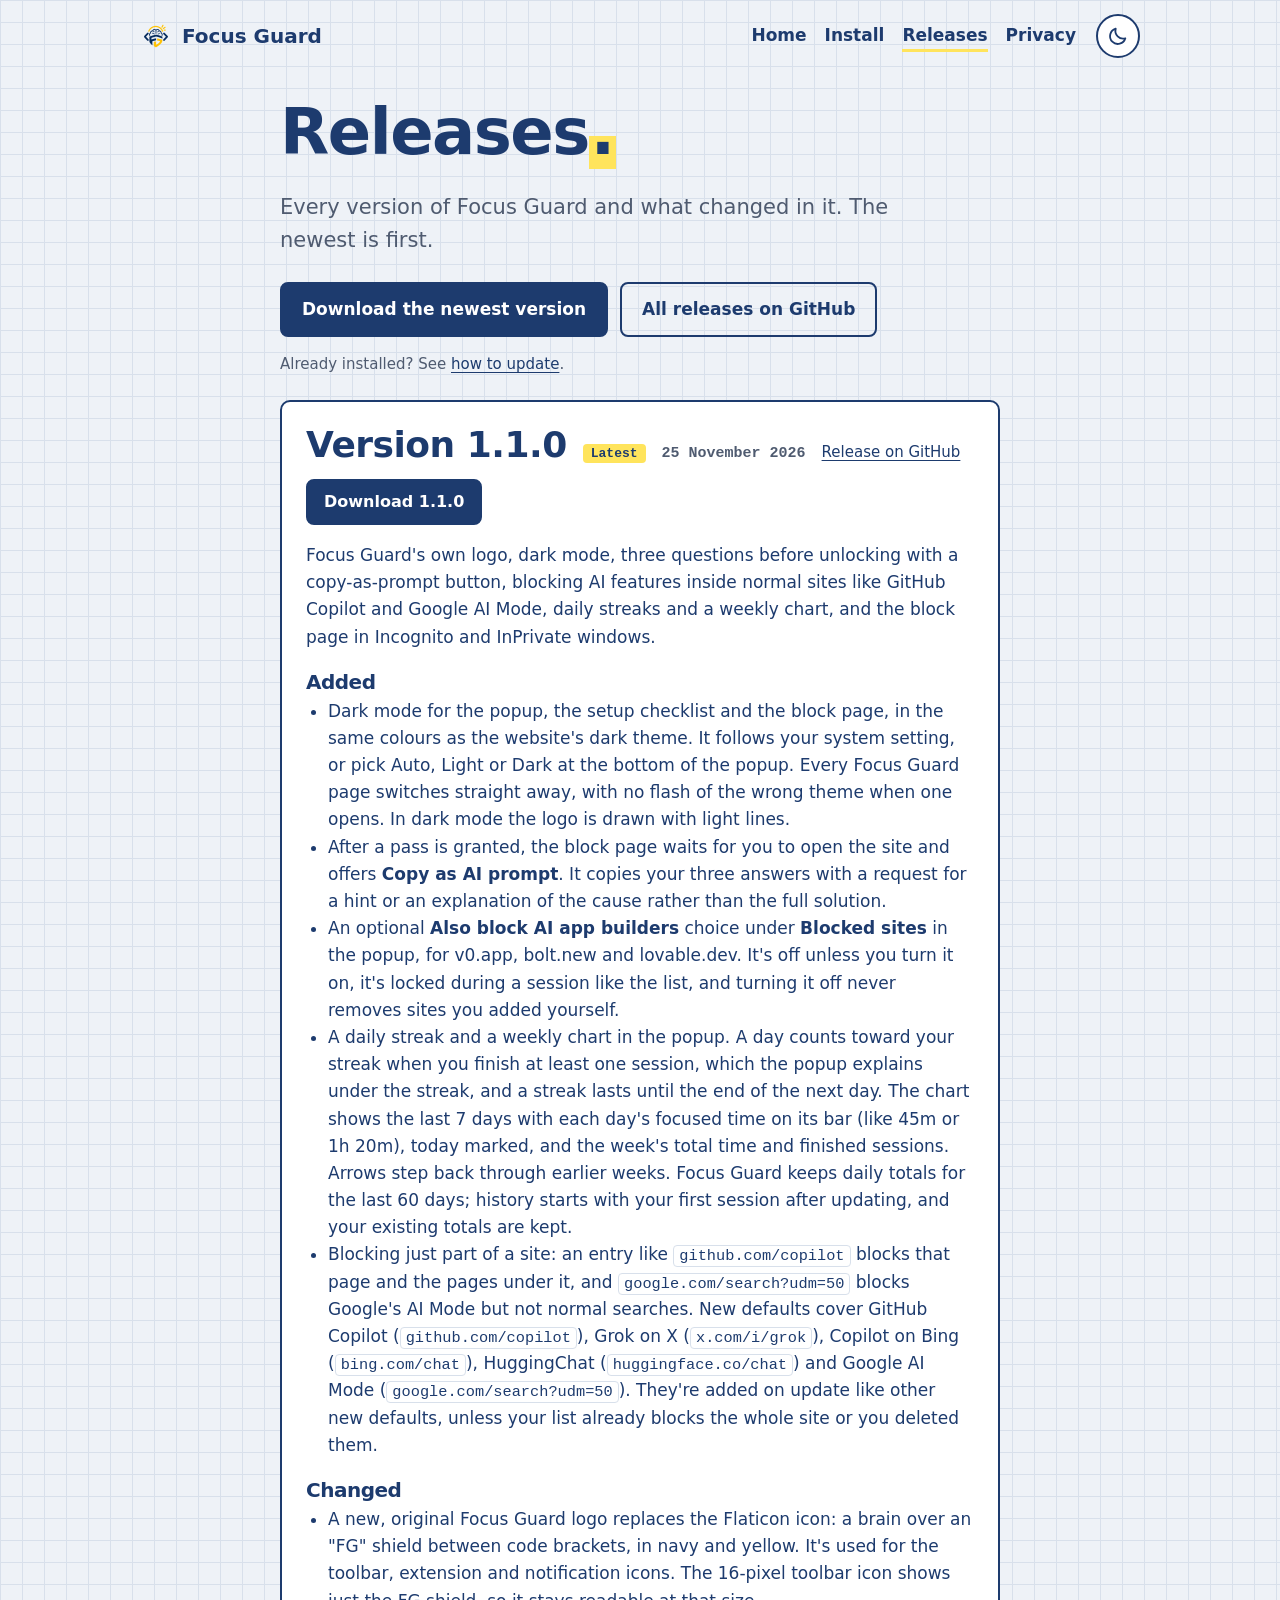
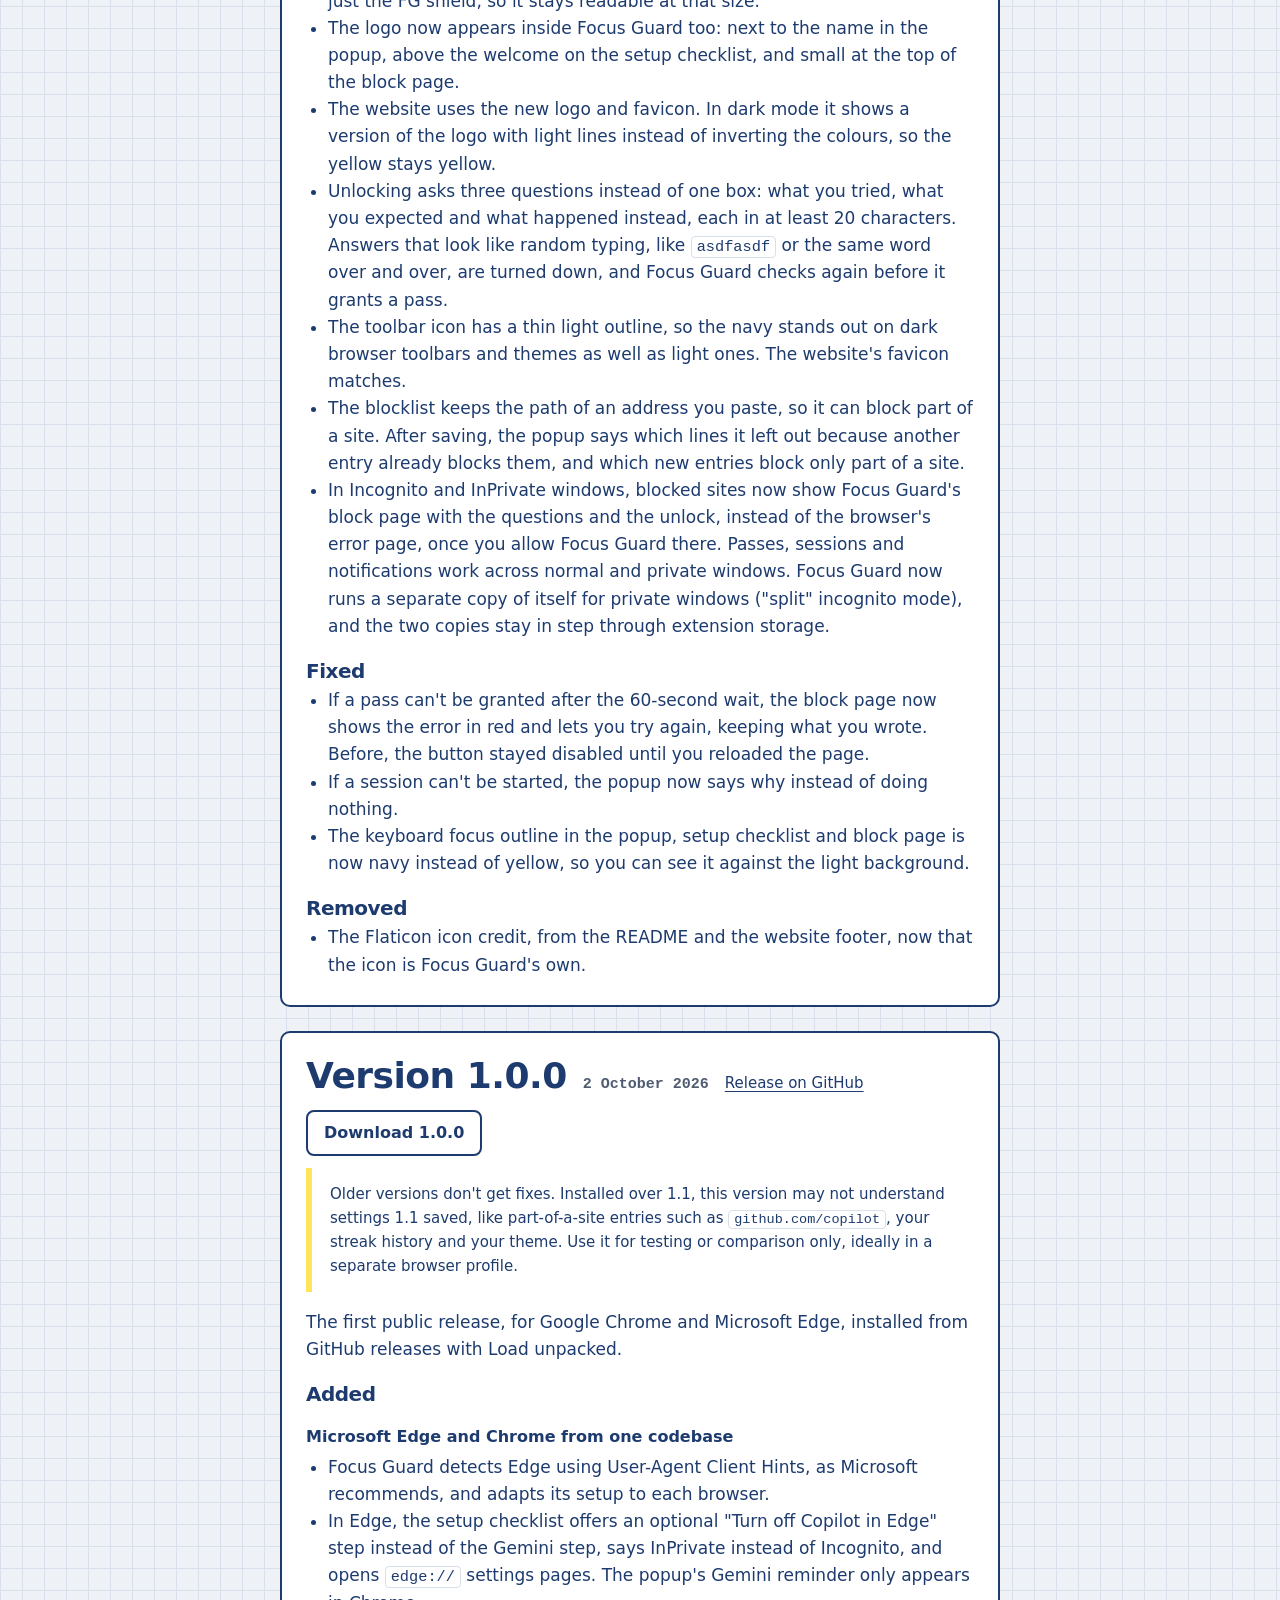
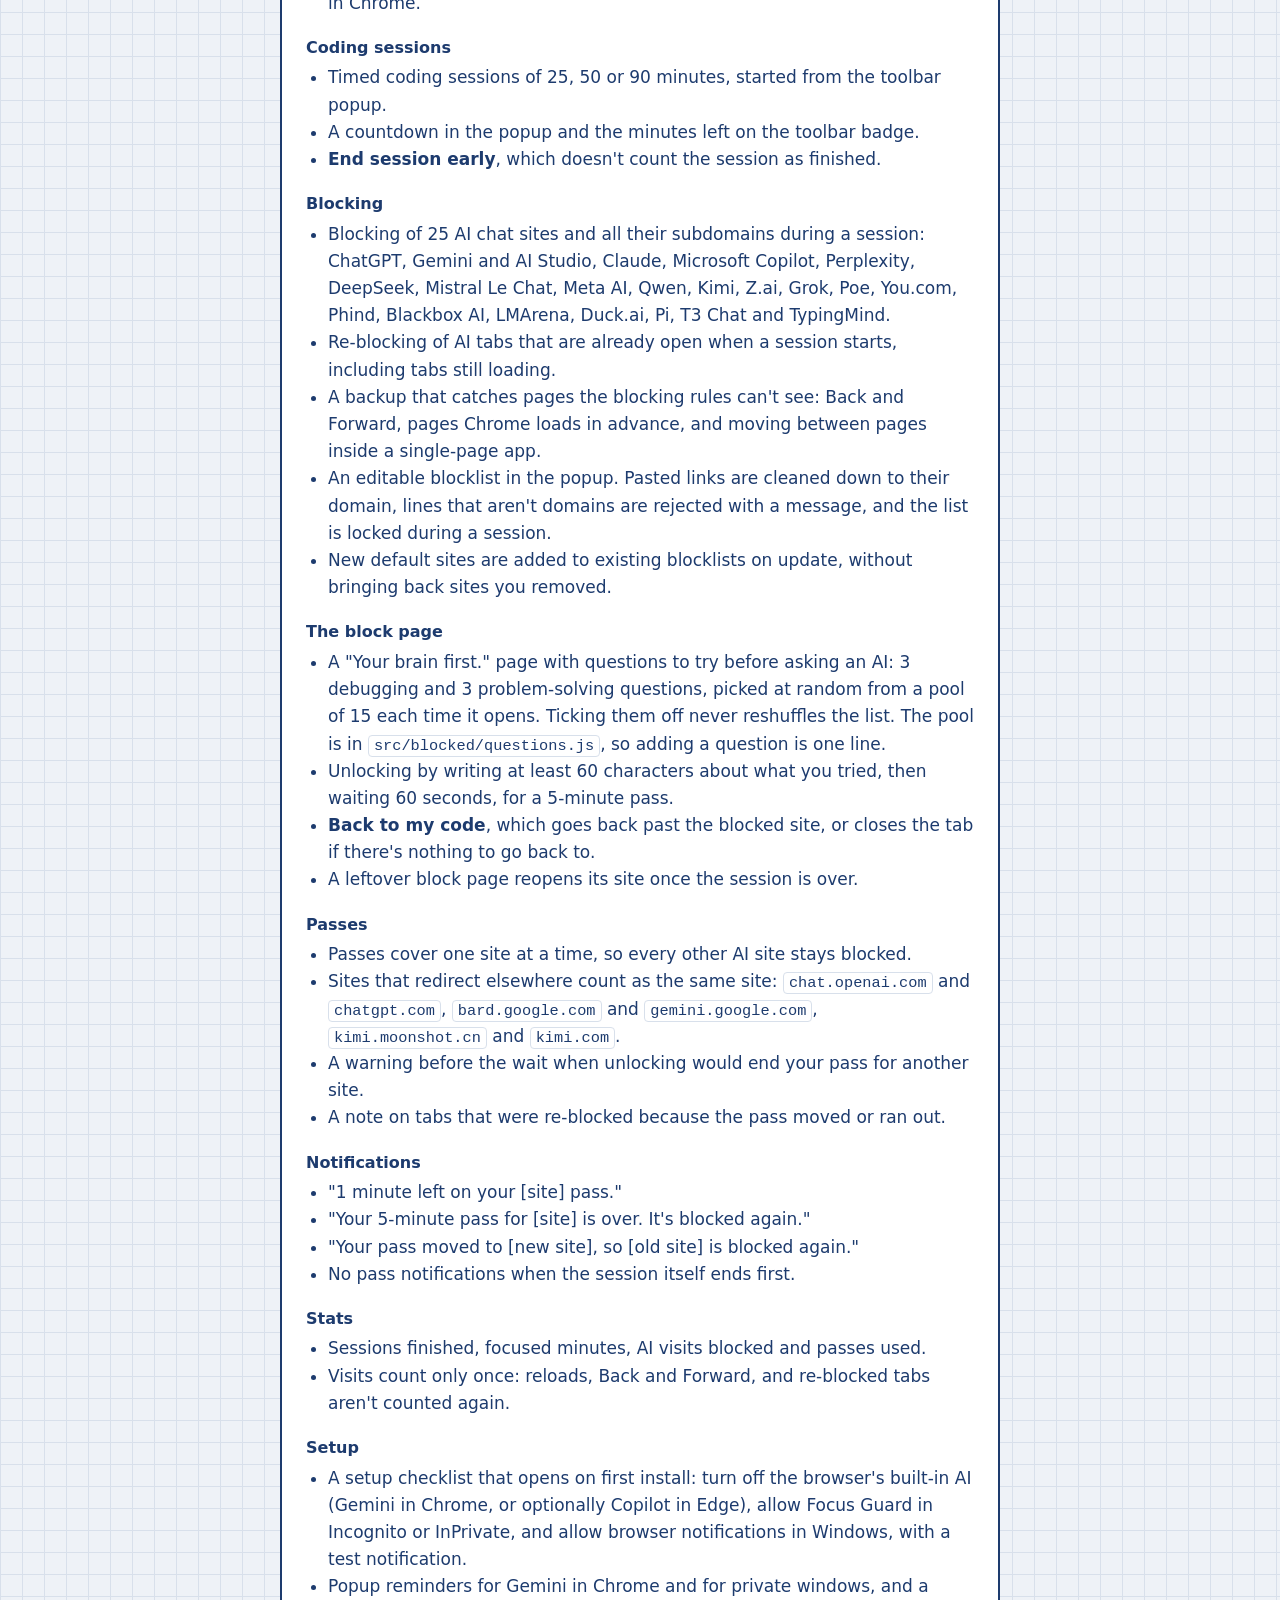
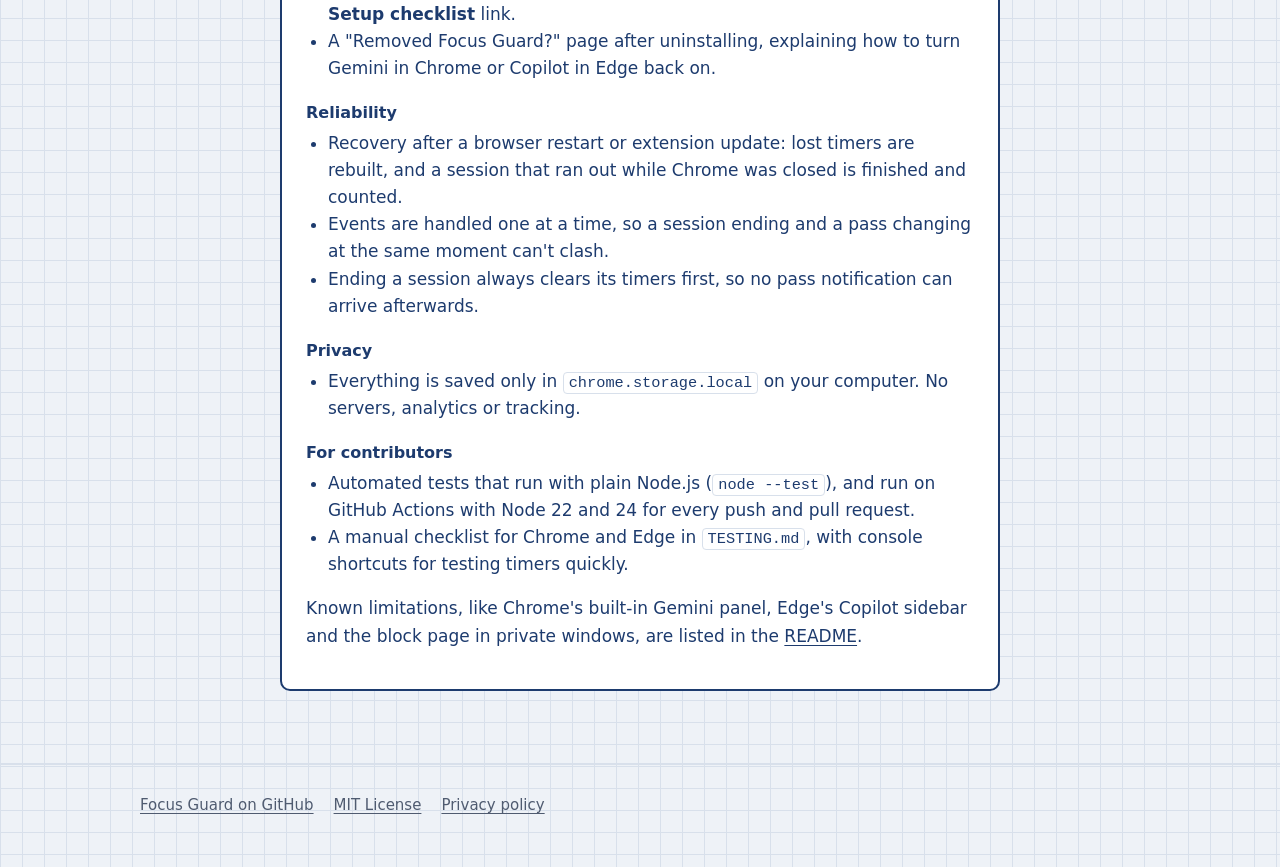
<file: site/releases.html>
<!doctype html>
<html lang="en">
<head>
  <meta charset="utf-8">
  <meta name="viewport" content="width=device-width, initial-scale=1">
  <script>try{if(localStorage.getItem("fg-theme")==="dark")document.documentElement.setAttribute("data-theme","dark")}catch(e){}</script>
  <title>Focus Guard releases</title>
  <meta name="description" content="Every version of Focus Guard, with its release date and what changed.">
  <link rel="icon" href="images/favicon-32.png" type="image/png">
  <link rel="stylesheet" href="assets/style.css">
</head>
<body>
  <a class="skip" href="#main">Skip to content</a>

  <header class="site-header">
    <div class="wrap">
      <a class="brand" href="index.html"><img class="logo logo-light" src="images/icon-128.png" alt="" width="32" height="32"><img class="logo logo-dark" src="images/icon-128-dark.png" alt="" width="32" height="32"> Focus Guard</a>
      <nav class="site-nav" aria-label="Main">
        <ul>
          <li><a href="index.html">Home</a></li>
          <li><a href="install.html">Install</a></li>
          <li><a href="releases.html" aria-current="page">Releases</a></li>
          <li><a href="privacy.html">Privacy</a></li>
        </ul>
      </nav>
      <button type="button" class="theme-toggle" id="theme-toggle" aria-label="Switch to dark mode" title="Switch to dark mode" hidden>
        <svg class="icon-moon" viewBox="0 0 24 24" aria-hidden="true" focusable="false"><path d="M20 14.5A8.5 8.5 0 0 1 9.5 4a8.5 8.5 0 1 0 10.5 10.5z" fill="none" stroke="currentColor" stroke-width="2" stroke-linejoin="round"/></svg>
        <svg class="icon-sun" viewBox="0 0 24 24" aria-hidden="true" focusable="false"><g fill="none" stroke="currentColor" stroke-width="2" stroke-linecap="round"><circle cx="12" cy="12" r="4.5"/><path d="M12 2v2.5M12 19.5V22M2 12h2.5M19.5 12H22M4.9 4.9l1.8 1.8M17.3 17.3l1.8 1.8M4.9 19.1l1.8-1.8M17.3 6.7l1.8-1.8"/></g></svg>
      </button>
    </div>
  </header>

  <main id="main" class="wrap narrow">
    <h1>Releases<span class="mark">.</span></h1>
    <p class="lead">Every version of Focus Guard and what changed in it. The newest is first.</p>
    <div class="actions">
      <a class="button" href="https://github.com/rishi555123/focus-guard/releases/latest/download/focus-guard.zip">Download the newest version</a>
      <a class="button ghost" href="https://github.com/rishi555123/focus-guard/releases">All releases on GitHub</a>
    </div>
    <p class="small muted">Already installed? See <a href="install.html#updating">how to update</a>.</p>
    <article class="release card" id="v1.1.0" aria-labelledby="h-v1.1.0">
      <header>
        <h2 id="h-v1.1.0">Version 1.1.0</h2>
        <span class="badge">Latest</span>
        <time datetime="2026-11-25">25 November 2026</time>
        <a class="small" href="https://github.com/rishi555123/focus-guard/releases/tag/v1.1.0">Release on GitHub</a>
      </header>
      <p class="release-download"><a class="button compact" href="https://github.com/rishi555123/focus-guard/releases/download/v1.1.0/focus-guard-1.1.0.zip">Download 1.1.0</a></p>
<p>Focus Guard's own logo, dark mode, three questions before unlocking with a copy-as-prompt button, blocking AI features inside normal sites like GitHub Copilot and Google AI Mode, daily streaks and a weekly chart, and the block page in Incognito and InPrivate windows.</p>
<h3>Added</h3>
<ul>
<li>Dark mode for the popup, the setup checklist and the block page, in the same colours as the website's dark theme. It follows your system setting, or pick Auto, Light or Dark at the bottom of the popup. Every Focus Guard page switches straight away, with no flash of the wrong theme when one opens. In dark mode the logo is drawn with light lines.</li>
<li>After a pass is granted, the block page waits for you to open the site and offers <b>Copy as AI prompt</b>. It copies your three answers with a request for a hint or an explanation of the cause rather than the full solution.</li>
<li>An optional <b>Also block AI app builders</b> choice under <b>Blocked sites</b> in the popup, for v0.app, bolt.new and lovable.dev. It's off unless you turn it on, it's locked during a session like the list, and turning it off never removes sites you added yourself.</li>
<li>A daily streak and a weekly chart in the popup. A day counts toward your streak when you finish at least one session, which the popup explains under the streak, and a streak lasts until the end of the next day. The chart shows the last 7 days with each day's focused time on its bar (like 45m or 1h 20m), today marked, and the week's total time and finished sessions. Arrows step back through earlier weeks. Focus Guard keeps daily totals for the last 60 days; history starts with your first session after updating, and your existing totals are kept.</li>
<li>Blocking just part of a site: an entry like <code>github.com/copilot</code> blocks that page and the pages under it, and <code>google.com/search?udm=50</code> blocks Google's AI Mode but not normal searches. New defaults cover GitHub Copilot (<code>github.com/copilot</code>), Grok on X (<code>x.com/i/grok</code>), Copilot on Bing (<code>bing.com/chat</code>), HuggingChat (<code>huggingface.co/chat</code>) and Google AI Mode (<code>google.com/search?udm=50</code>). They're added on update like other new defaults, unless your list already blocks the whole site or you deleted them.</li>
</ul>
<h3>Changed</h3>
<ul>
<li>A new, original Focus Guard logo replaces the Flaticon icon: a brain over an "FG" shield between code brackets, in navy and yellow. It's used for the toolbar, extension and notification icons. The 16-pixel toolbar icon shows just the FG shield, so it stays readable at that size.</li>
<li>The logo now appears inside Focus Guard too: next to the name in the popup, above the welcome on the setup checklist, and small at the top of the block page.</li>
<li>The website uses the new logo and favicon. In dark mode it shows a version of the logo with light lines instead of inverting the colours, so the yellow stays yellow.</li>
<li>Unlocking asks three questions instead of one box: what you tried, what you expected and what happened instead, each in at least 20 characters. Answers that look like random typing, like <code>asdfasdf</code> or the same word over and over, are turned down, and Focus Guard checks again before it grants a pass.</li>
<li>The toolbar icon has a thin light outline, so the navy stands out on dark browser toolbars and themes as well as light ones. The website's favicon matches.</li>
<li>The blocklist keeps the path of an address you paste, so it can block part of a site. After saving, the popup says which lines it left out because another entry already blocks them, and which new entries block only part of a site.</li>
<li>In Incognito and InPrivate windows, blocked sites now show Focus Guard's block page with the questions and the unlock, instead of the browser's error page, once you allow Focus Guard there. Passes, sessions and notifications work across normal and private windows. Focus Guard now runs a separate copy of itself for private windows ("split" incognito mode), and the two copies stay in step through extension storage.</li>
</ul>
<h3>Fixed</h3>
<ul>
<li>If a pass can't be granted after the 60-second wait, the block page now shows the error in red and lets you try again, keeping what you wrote. Before, the button stayed disabled until you reloaded the page.</li>
<li>If a session can't be started, the popup now says why instead of doing nothing.</li>
<li>The keyboard focus outline in the popup, setup checklist and block page is now navy instead of yellow, so you can see it against the light background.</li>
</ul>
<h3>Removed</h3>
<ul>
<li>The Flaticon icon credit, from the README and the website footer, now that the icon is Focus Guard's own.</li>
</ul>
    </article>
    <article class="release card" id="v1.0.0" aria-labelledby="h-v1.0.0">
      <header>
        <h2 id="h-v1.0.0">Version 1.0.0</h2>
        <time datetime="2026-10-02">2 October 2026</time>
        <a class="small" href="https://github.com/rishi555123/focus-guard/releases/tag/v1.0.0">Release on GitHub</a>
      </header>
      <p class="release-download"><a class="button ghost compact" href="https://github.com/rishi555123/focus-guard/releases/download/v1.0.0/focus-guard-1.0.0.zip">Download 1.0.0</a></p>
      <p class="note older">Older versions don't get fixes. Installed over 1.1, this version may not understand settings 1.1 saved, like part-of-a-site entries such as <code>github.com/copilot</code>, your streak history and your theme. Use it for testing or comparison only, ideally in a separate browser profile.</p>
<p>The first public release, for Google Chrome and Microsoft Edge, installed from GitHub releases with Load unpacked.</p>
<h3>Added</h3>
<h4 class="group">Microsoft Edge and Chrome from one codebase</h4>
<ul>
<li>Focus Guard detects Edge using User-Agent Client Hints, as Microsoft recommends, and adapts its setup to each browser.</li>
<li>In Edge, the setup checklist offers an optional "Turn off Copilot in Edge" step instead of the Gemini step, says InPrivate instead of Incognito, and opens <code>edge://</code> settings pages. The popup's Gemini reminder only appears in Chrome.</li>
</ul>
<h4 class="group">Coding sessions</h4>
<ul>
<li>Timed coding sessions of 25, 50 or 90 minutes, started from the toolbar popup.</li>
<li>A countdown in the popup and the minutes left on the toolbar badge.</li>
<li><b>End session early</b>, which doesn't count the session as finished.</li>
</ul>
<h4 class="group">Blocking</h4>
<ul>
<li>Blocking of 25 AI chat sites and all their subdomains during a session: ChatGPT, Gemini and AI Studio, Claude, Microsoft Copilot, Perplexity, DeepSeek, Mistral Le Chat, Meta AI, Qwen, Kimi, Z.ai, Grok, Poe, You.com, Phind, Blackbox AI, LMArena, Duck.ai, Pi, T3 Chat and TypingMind.</li>
<li>Re-blocking of AI tabs that are already open when a session starts, including tabs still loading.</li>
<li>A backup that catches pages the blocking rules can't see: Back and Forward, pages Chrome loads in advance, and moving between pages inside a single-page app.</li>
<li>An editable blocklist in the popup. Pasted links are cleaned down to their domain, lines that aren't domains are rejected with a message, and the list is locked during a session.</li>
<li>New default sites are added to existing blocklists on update, without bringing back sites you removed.</li>
</ul>
<h4 class="group">The block page</h4>
<ul>
<li>A "Your brain first." page with questions to try before asking an AI: 3 debugging and 3 problem-solving questions, picked at random from a pool of 15 each time it opens. Ticking them off never reshuffles the list. The pool is in <code>src/blocked/questions.js</code>, so adding a question is one line.</li>
<li>Unlocking by writing at least 60 characters about what you tried, then waiting 60 seconds, for a 5-minute pass.</li>
<li><b>Back to my code</b>, which goes back past the blocked site, or closes the tab if there's nothing to go back to.</li>
<li>A leftover block page reopens its site once the session is over.</li>
</ul>
<h4 class="group">Passes</h4>
<ul>
<li>Passes cover one site at a time, so every other AI site stays blocked.</li>
<li>Sites that redirect elsewhere count as the same site: <code>chat.openai.com</code> and <code>chatgpt.com</code>, <code>bard.google.com</code> and <code>gemini.google.com</code>, <code>kimi.moonshot.cn</code> and <code>kimi.com</code>.</li>
<li>A warning before the wait when unlocking would end your pass for another site.</li>
<li>A note on tabs that were re-blocked because the pass moved or ran out.</li>
</ul>
<h4 class="group">Notifications</h4>
<ul>
<li>"1 minute left on your [site] pass."</li>
<li>"Your 5-minute pass for [site] is over. It's blocked again."</li>
<li>"Your pass moved to [new site], so [old site] is blocked again."</li>
<li>No pass notifications when the session itself ends first.</li>
</ul>
<h4 class="group">Stats</h4>
<ul>
<li>Sessions finished, focused minutes, AI visits blocked and passes used.</li>
<li>Visits count only once: reloads, Back and Forward, and re-blocked tabs aren't counted again.</li>
</ul>
<h4 class="group">Setup</h4>
<ul>
<li>A setup checklist that opens on first install: turn off the browser's built-in AI (Gemini in Chrome, or optionally Copilot in Edge), allow Focus Guard in Incognito or InPrivate, and allow browser notifications in Windows, with a test notification.</li>
<li>Popup reminders for Gemini in Chrome and for private windows, and a <b>Setup checklist</b> link.</li>
<li>A "Removed Focus Guard?" page after uninstalling, explaining how to turn Gemini in Chrome or Copilot in Edge back on.</li>
</ul>
<h4 class="group">Reliability</h4>
<ul>
<li>Recovery after a browser restart or extension update: lost timers are rebuilt, and a session that ran out while Chrome was closed is finished and counted.</li>
<li>Events are handled one at a time, so a session ending and a pass changing at the same moment can't clash.</li>
<li>Ending a session always clears its timers first, so no pass notification can arrive afterwards.</li>
</ul>
<h4 class="group">Privacy</h4>
<ul>
<li>Everything is saved only in <code>chrome.storage.local</code> on your computer. No servers, analytics or tracking.</li>
</ul>
<h4 class="group">For contributors</h4>
<ul>
<li>Automated tests that run with plain Node.js (<code>node --test</code>), and run on GitHub Actions with Node 22 and 24 for every push and pull request.</li>
<li>A manual checklist for Chrome and Edge in <code>TESTING.md</code>, with console shortcuts for testing timers quickly.</li>
</ul>
<p>Known limitations, like Chrome's built-in Gemini panel, Edge's Copilot sidebar and the block page in private windows, are listed in the <a href="https://github.com/rishi555123/focus-guard#known-limitations">README</a>.</p>
    </article>
  </main>

  <footer class="site-footer">
    <div class="wrap">
      <ul>
        <li><a href="https://github.com/rishi555123/focus-guard">Focus Guard on GitHub</a></li>
        <li><a href="https://github.com/rishi555123/focus-guard/blob/main/LICENSE">MIT License</a></li>
        <li><a href="privacy.html">Privacy policy</a></li>
      </ul>
    </div>
  </footer>
  <script src="assets/theme.js"></script>
</body>
</html>
</file>
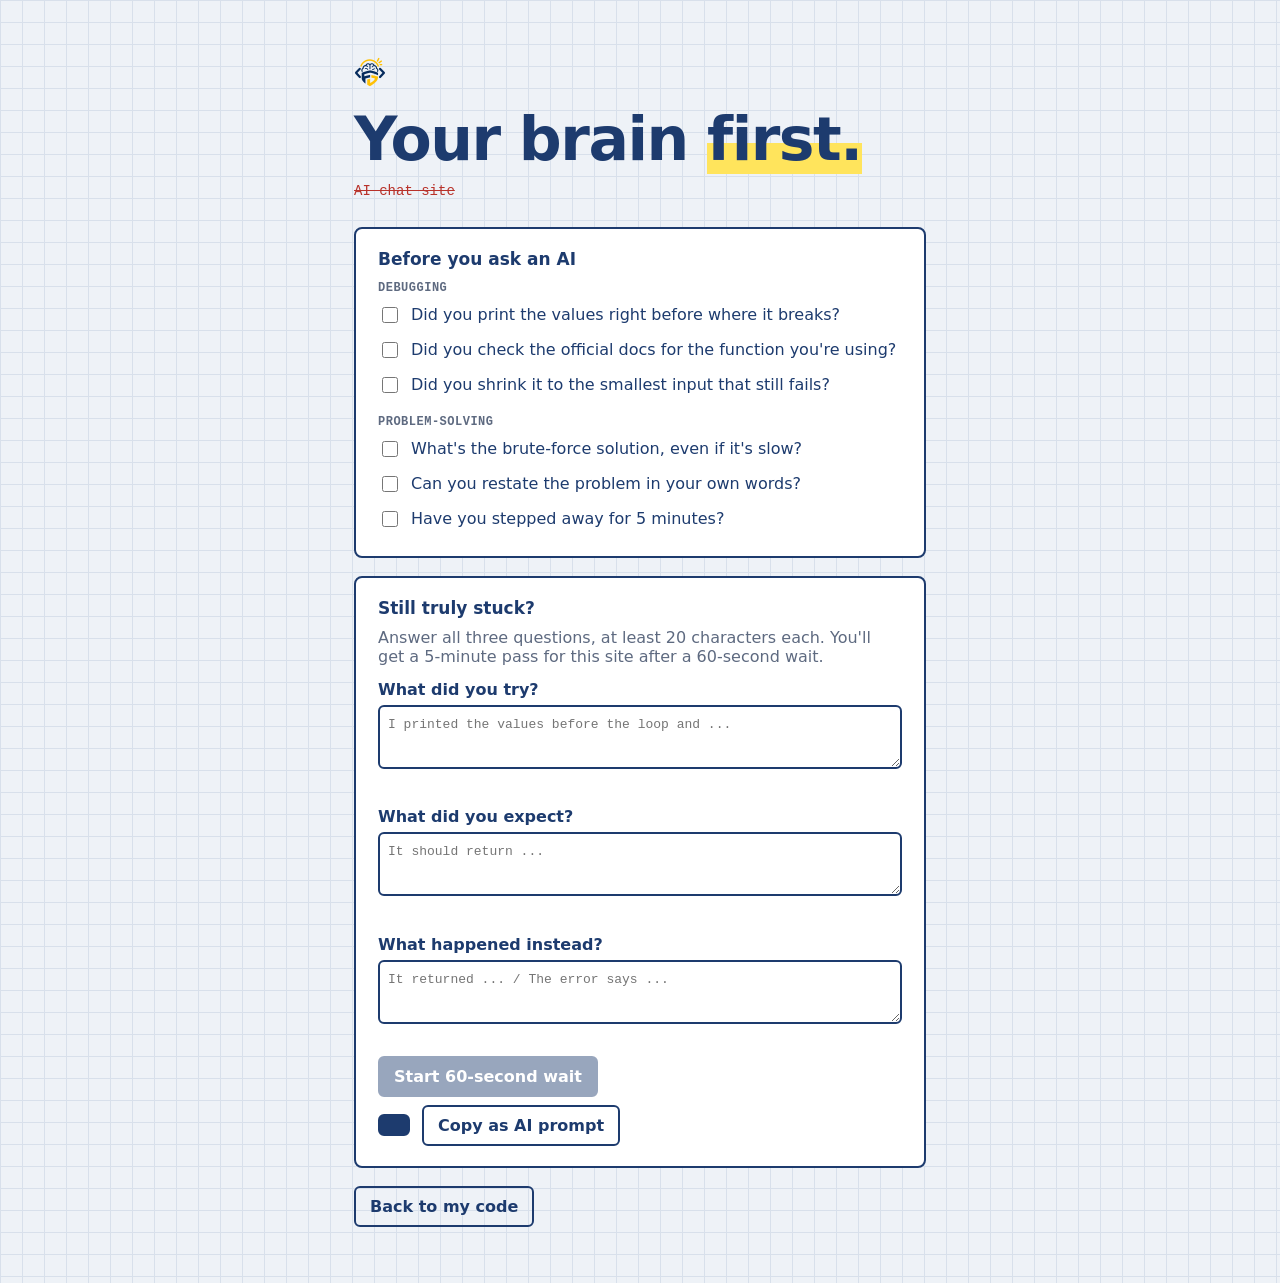
<file: src/blocked/blocked.html>
<!doctype html>
<html lang="en"><head><meta charset="utf-8"><title>Your brain first</title>
<meta name="viewport" content="width=device-width, initial-scale=1">
<link rel="stylesheet" href="../shared/style.css">
<script src="../shared/theme.js"></script>
<style>
  main { max-width: 620px; margin: 0 auto; padding: 56px 24px; }
  .logo { display: block; margin: 0 0 20px; }
  h1 { font-size: clamp(36px, 7vw, 60px); line-height: 1.05; margin: 0 0 12px; letter-spacing: -1.5px; }
  .site { font: 14px var(--code); color: var(--redpen); text-decoration: line-through; margin: 0 0 28px; word-break: break-all; }
  .sheet { background: var(--card); border: 2px solid var(--ink); border-radius: 8px; padding: 20px 22px; margin-bottom: 18px; }
  h2 { font-size: 17px; margin: 0 0 10px; }
  h3 { font: 600 12px var(--code); text-transform: uppercase; letter-spacing: .5px; color: var(--pencil); margin: 12px 0 2px; }
  label.check { display: flex; gap: 10px; align-items: flex-start; padding: 6px 0; line-height: 1.45; cursor: pointer; }
  label.check input { margin-top: 4px; accent-color: var(--ink); width: 16px; height: 16px; }
  label.check:has(input:checked) span { color: var(--pencil); text-decoration: line-through; }
  label.answer { display: block; font-weight: 600; margin: 14px 0 0; }
  textarea { height: 64px; margin: 6px 0 2px; }
  .hint { font: 13px var(--code); color: var(--pencil); margin: 0; min-height: 1.4em; }
  .hint.failed { color: var(--redpen); }
  .row { display: flex; gap: 12px; align-items: center; flex-wrap: wrap; margin-top: 8px; }
  #count { font: 600 13px var(--code); }
  #count.failed { color: var(--redpen); }
  .notice { background: var(--card); border: 2px solid var(--marker); border-radius: 8px;
            padding: 12px 16px; margin: -12px 0 18px; line-height: 1.45; }
  .warn { color: var(--redpen); font-weight: 600; line-height: 1.45; margin: 10px 0 0; }
  @media (prefers-reduced-motion: no-preference) { h1 { animation: in .5s ease-out; } }
  @keyframes in { from { opacity: 0; transform: translateY(8px); } }
</style></head>
<body><main>
  <img class="logo logo-light" src="../../icons/logo-256.png" alt="" width="32" height="32">
  <img class="logo logo-dark" src="../../icons/logo-256-dark.png" alt="" width="32" height="32">
  <h1>Your brain <span class="mark">first.</span></h1>
  <p class="site" id="site"></p>
  <p class="notice" id="why" role="status" hidden></p>

  <div class="sheet">
    <h2>Before you ask an AI</h2>
    <!-- Filled once on load from questions.js, so ticking boxes never reshuffles them -->
    <h3 id="debuggingTitle">Debugging</h3>
    <div id="debuggingQuestions" role="group" aria-labelledby="debuggingTitle"></div>
    <h3 id="problemSolvingTitle">Problem-solving</h3>
    <div id="problemSolvingQuestions" role="group" aria-labelledby="problemSolvingTitle"></div>
  </div>

  <div class="sheet">
    <h2>Still truly stuck?</h2>
    <!-- The unlock wording is filled in by blocked.js from shared/constants.js -->
    <p class="muted" style="margin:0" id="unlockIntro"></p>
    <p class="warn" id="passWarning" role="status" hidden></p>
    <label class="answer" for="tried">What did you try?</label>
    <textarea id="tried" aria-describedby="triedHint" placeholder="I printed the values before the loop and ..."></textarea>
    <p class="hint" id="triedHint"></p>
    <label class="answer" for="expected">What did you expect?</label>
    <textarea id="expected" aria-describedby="expectedHint" placeholder="It should return ..."></textarea>
    <p class="hint" id="expectedHint"></p>
    <label class="answer" for="got">What happened instead?</label>
    <textarea id="got" aria-describedby="gotHint" placeholder="It returned ... / The error says ..."></textarea>
    <p class="hint" id="gotHint"></p>
    <div class="row">
      <button id="unlock" disabled></button>
      <span id="count" class="muted"></span>
    </div>
    <!-- Shown once a pass is granted: the site doesn't open until you choose to -->
    <div class="row" id="granted" hidden>
      <button id="open"></button>
      <button class="ghost" id="copyPrompt">Copy as AI prompt</button>
      <span id="copied" class="muted" role="status"></span>
    </div>
  </div>

  <button class="ghost" id="back">Back to my code</button>
</main>
<script src="../shared/constants.js"></script>
<script src="../shared/reason.js"></script>
<script src="../shared/sites.js"></script>
<script src="../shared/browser.js"></script>
<script src="questions.js"></script>
<script src="links.js"></script>
<script src="blocked.js"></script>
</body></html>
</file>
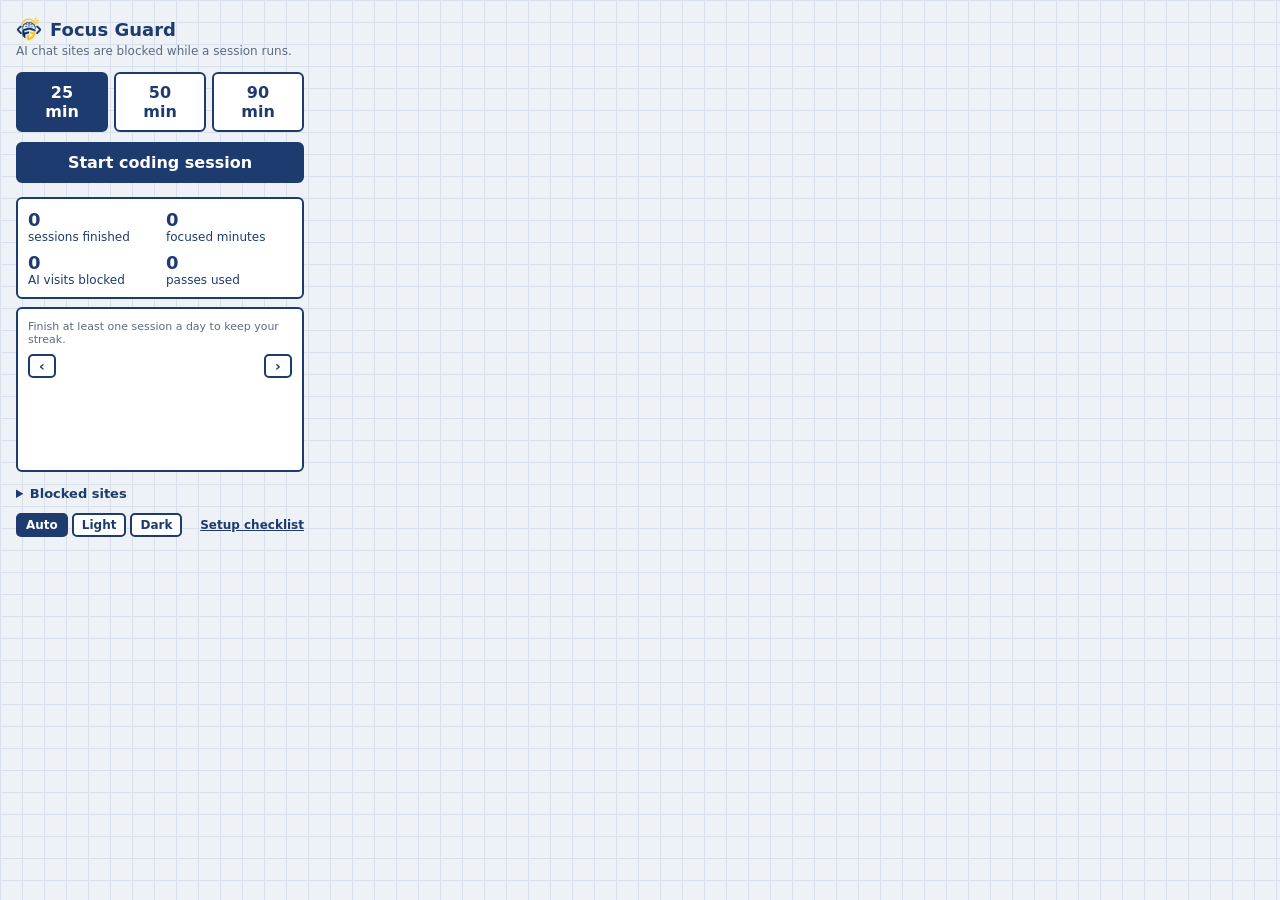
<file: src/popup/popup.html>
<!doctype html>
<html><head><meta charset="utf-8"><link rel="stylesheet" href="../shared/style.css">
<script src="../shared/theme.js"></script>
<style>
  body { width: 320px; padding: 16px; }
  h1 { font-size: 18px; margin: 0 0 2px; display: flex; align-items: center; gap: 8px; }
  .sub { font-size: 12px; margin: 0 0 14px; }
  .durations { display: flex; gap: 6px; margin-bottom: 10px; min-height: 43px; } /* buttons added by popup.js */
  .durations button { flex: 1; }
  .durations button[aria-pressed="false"] { background: var(--card); color: var(--ink); }
  #start, #stop { width: 100%; }
  .clock { font: 700 46px/1 var(--code); text-align: center; margin: 6px 0 4px; letter-spacing: -1px; }
  .stats { display: grid; grid-template-columns: 1fr 1fr; gap: 8px 12px; font-size: 12px;
           background: var(--card); border: 2px solid var(--ink); border-radius: 6px; padding: 10px; margin: 14px 0; }
  .stats b { display: block; font-size: 18px; }
  .week { margin: -6px 0 14px; padding: 10px; background: var(--card); border: 2px solid var(--ink); border-radius: 6px; font-size: 12px; }
  .week-head b { font-size: 14px; }
  .streak-rule { margin: 1px 0 8px; font-size: 11px; }
  .week-nav { display: flex; align-items: center; justify-content: space-between; gap: 6px; }
  .week-nav button { padding: 0 8px; min-width: 28px; height: 24px; font-size: 14px; line-height: 1; border-radius: 5px; }
  .week-nav button { background: var(--card); color: var(--ink); }
  #weekRange { font-weight: 600; }
  .week-summary { margin: 4px 0 6px; text-align: center; }
  .bars { display: grid; grid-template-columns: repeat(7, 1fr); gap: 4px; align-items: end; height: 76px; }
  .bar { display: flex; flex-direction: column; justify-content: flex-end; align-items: center; height: 100%; gap: 2px; min-width: 0; }
  .bar b { font-size: 9px; font-weight: 600; white-space: nowrap; color: var(--ink); }
  .bar i { display: block; width: 100%; max-width: 22px; background: var(--ink); border-radius: 3px 3px 0 0; }
  .bar.today i { background: var(--marker); outline: 2px solid var(--ink); outline-offset: -2px; }
  .bar span { font: 600 10px var(--code); color: var(--pencil); }
  .bar.today span { color: var(--ink); text-decoration: underline 2px var(--marker); text-underline-offset: 3px; }
  details summary { cursor: pointer; font-size: 13px; font-weight: 600; }
  details textarea { height: 140px; margin: 8px 0 2px; }
  .help { font-size: 11px; line-height: 1.4; margin: 0 0 8px; }
  label.group { display: block; margin: 8px 0 0; font-size: 12px; font-weight: 600; cursor: pointer; }
  label.group input { margin: 0 4px 0 0; vertical-align: -2px; accent-color: var(--ink); }
  label.group span { font-weight: 400; }
  .hidden { display: none; }
  #saved.error { display: block; margin-top: 6px; color: var(--redpen); }
  #saved.note { display: block; margin-top: 6px; line-height: 1.4; }
  .start-error { margin: 6px 0 0; font-size: 12px; line-height: 1.4; color: var(--redpen); }
  .note { font-size: 12px; line-height: 1.45; margin: 10px 0 0; padding: 6px 9px;
          background: var(--card); border: 2px solid var(--marker); border-radius: 6px; }
  .note label { display: flex; gap: 6px; align-items: center; margin-top: 4px; font-weight: 600; cursor: pointer; }
  .note input { margin: 0; accent-color: var(--ink); }
  button.link { padding: 0; border: 0; background: none; color: var(--ink); text-decoration: underline; }
  .footer { display: flex; justify-content: space-between; align-items: center; gap: 8px; margin: 12px 0 0; font-size: 12px; }
  .themes { display: flex; gap: 4px; }
  .themes button { padding: 3px 8px; border-radius: 5px; font-size: 12px; }
  .themes button[aria-pressed="false"] { background: var(--card); color: var(--ink); }
</style></head>
<body>
  <h1><img class="logo-light" src="../../icons/logo-256.png" alt="" width="26" height="26"><img class="logo-dark" src="../../icons/logo-256-dark.png" alt="" width="26" height="26">Focus Guard</h1>
  <p class="sub muted">AI chat sites are blocked while a session runs.</p>

  <section id="idle">
    <div class="durations" role="group" aria-label="Session length">
      <!-- One button per session length in shared/constants.js, added by popup.js -->
    </div>
    <button id="start">Start coding session</button>
    <p class="start-error" id="startError" role="alert" hidden></p>
  </section>

  <section id="active" class="hidden">
    <div class="clock" id="clock"></div>
    <p class="sub muted" style="text-align:center" id="passNote">Solve it yourself. You've got this.</p>
    <button id="stop" class="ghost">End session early</button>
  </section>

  <!-- Reminders sit below the session controls so they never push them down.
       The Gemini reminder is Chrome only; popup.js decides when to show it. -->
  <div class="note" id="geminiNote" hidden>Chrome's built-in Gemini isn't blocked.
    <button class="link" id="openGemini">Turn it off</button>
    <label><input type="checkbox" id="geminiOff"> I turned off Gemini in Chrome</label></div>
  <p class="note" id="incognito" hidden><span data-text="private">Incognito</span> windows aren't blocked yet.
    <button class="link" id="openSettings">Allow Focus Guard in <span data-text="private">Incognito</span></button></p>

  <div class="stats">
    <div><b id="sSessions">0</b>sessions finished</div>
    <div><b id="sMinutes">0</b>focused minutes</div>
    <div><b id="sBlocked">0</b>AI visits blocked</div>
    <div><b id="sUnlocks">0</b>passes used</div>
  </div>

  <!-- The streak and focused minutes for the last 7 days, filled in by popup.js -->
  <div class="week">
    <div class="week-head"><b id="streak"></b></div>
    <p class="streak-rule muted">Finish at least one session a day to keep your streak.</p>
    <div class="week-nav">
      <button id="prevWeek" aria-label="Previous week">&lsaquo;</button>
      <span id="weekRange" aria-live="polite"></span>
      <button id="nextWeek" aria-label="Next week">&rsaquo;</button>
    </div>
    <p class="week-summary muted" id="weekTotal"></p>
    <div class="bars" id="weekBars" role="img"></div>
  </div>

  <details>
    <summary>Blocked sites</summary>
    <label class="group"><input type="checkbox" id="appBuilders"> Also block AI app builders
      <span class="muted" id="appBuilderNames"></span></label>
    <textarea id="sites" aria-label="Blocked sites, one per line" aria-describedby="sitesHelp"></textarea>
    <p class="help muted" id="sitesHelp">One per line. Add a path to block just part of a site, like github.com/copilot.</p>
    <button id="saveSites" class="ghost">Save sites</button>
    <span id="saved" class="muted" style="font-size:12px"></span>
  </details>
  <div class="footer">
    <div class="themes" role="group" aria-label="Theme">
      <button data-theme-choice="auto" aria-pressed="true">Auto</button>
      <button data-theme-choice="light" aria-pressed="false">Light</button>
      <button data-theme-choice="dark" aria-pressed="false">Dark</button>
    </div>
    <button class="link" id="openChecklist">Setup checklist</button>
  </div>
  <script src="../shared/constants.js"></script>
  <script src="../shared/sites.js"></script>
  <script src="../shared/streaks.js"></script>
  <script src="../shared/browser.js"></script>
  <script src="../shared/setup.js"></script>
  <script src="popup.js"></script>
</body></html>
</file>
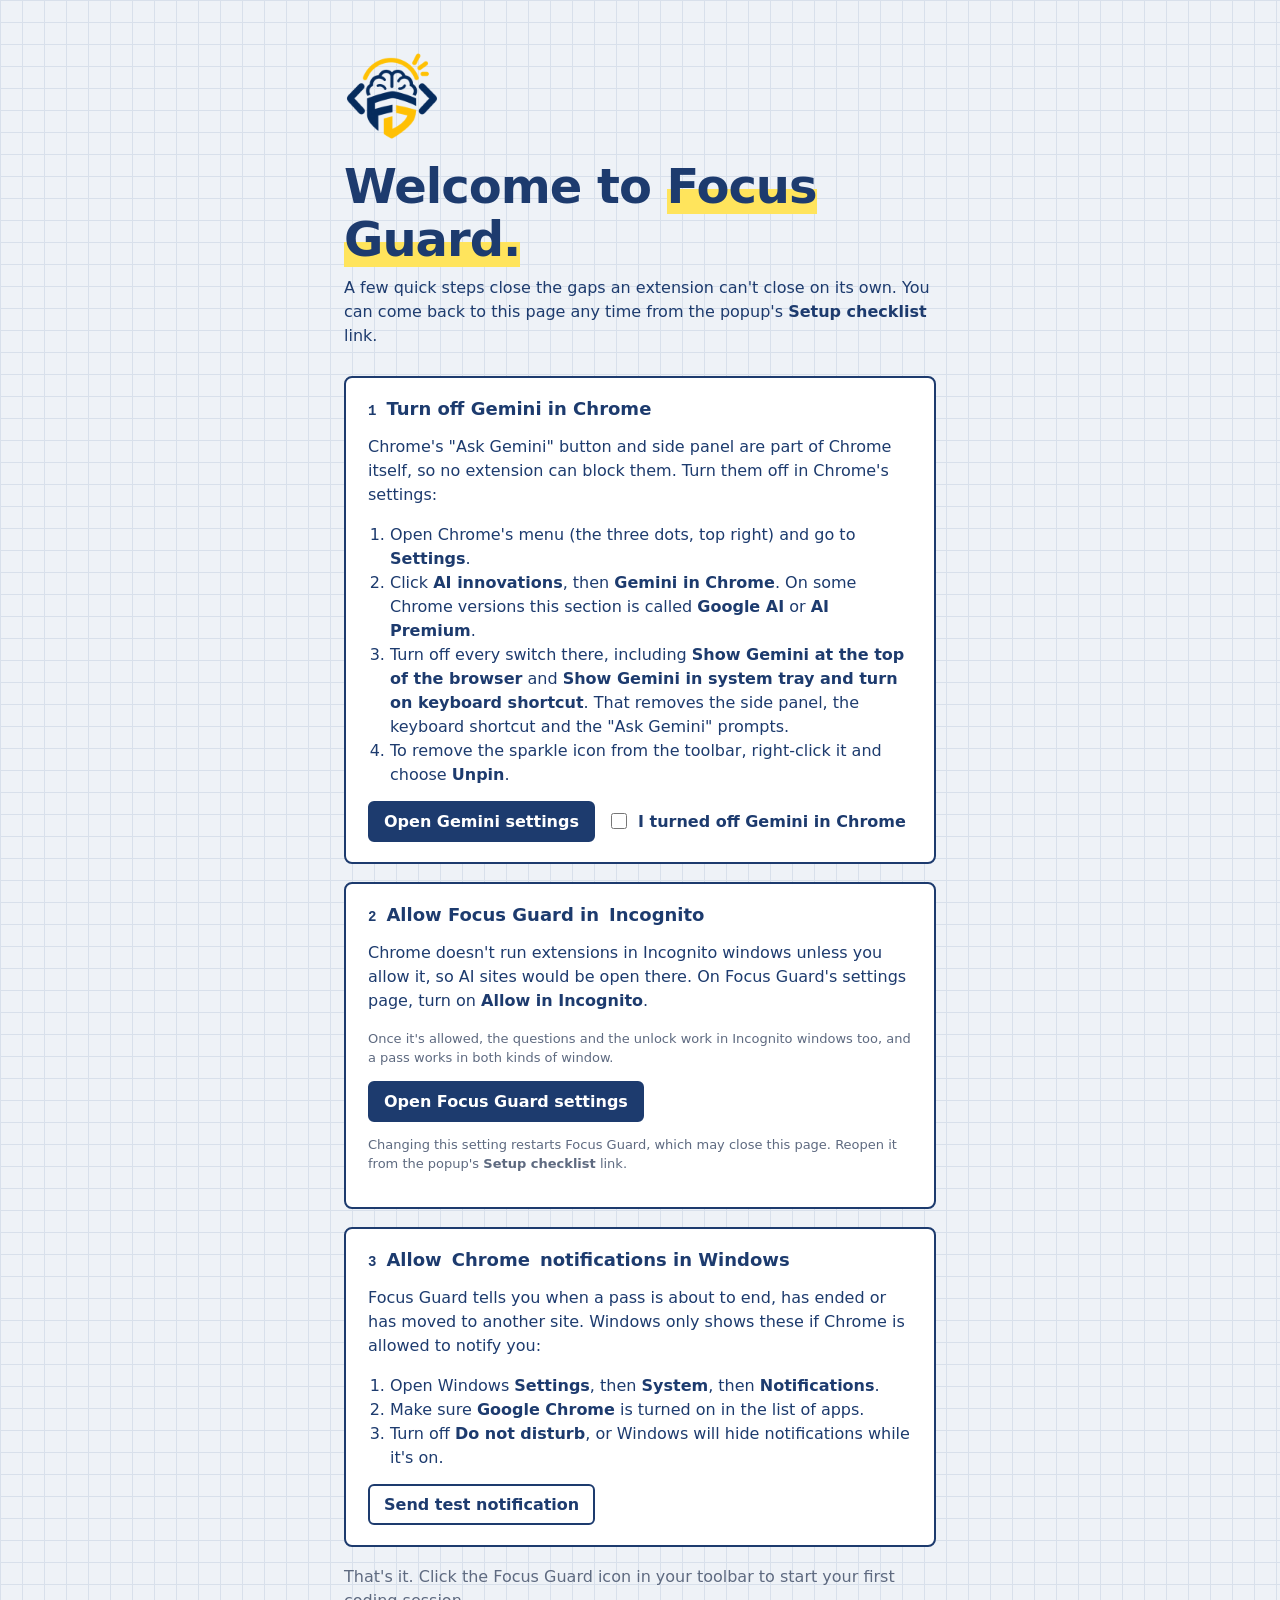
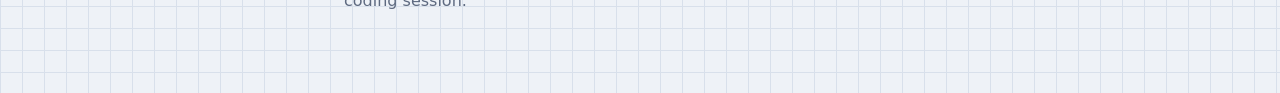
<file: src/welcome/welcome.html>
<!doctype html>
<html lang="en"><head><meta charset="utf-8"><title>Set up Focus Guard</title>
<meta name="viewport" content="width=device-width, initial-scale=1">
<link rel="stylesheet" href="../shared/style.css">
<script src="../shared/theme.js"></script>
<style>
  main { max-width: 640px; margin: 0 auto; padding: 48px 24px 64px; }
  .logo { display: block; margin: 0 0 16px; }
  h1 { font-size: clamp(32px, 6vw, 48px); line-height: 1.1; margin: 0 0 10px; letter-spacing: -1px; }
  .lead { font-size: 16px; line-height: 1.5; margin: 0 0 28px; }
  .sheet { background: var(--card); border: 2px solid var(--ink); border-radius: 8px; padding: 20px 22px; margin-bottom: 18px; }
  h2 { font-size: 18px; margin: 0 0 8px; display: flex; gap: 10px; align-items: baseline; }
  .num { font: 700 14px var(--code); }
  .done { margin-left: auto; font: 600 13px var(--code); color: var(--on-ink); background: var(--ink);
          padding: 2px 8px; border-radius: 4px; }
  p, li { line-height: 1.5; }
  ol { margin: 8px 0 14px; padding-left: 22px; }
  .row { display: flex; gap: 12px; align-items: center; flex-wrap: wrap; }
  label.tick { display: flex; gap: 8px; align-items: center; font-weight: 600; cursor: pointer; }
  label.tick input { accent-color: var(--ink); width: 16px; height: 16px; }
  .small { font-size: 13px; }
</style></head>
<body><main>
  <img class="logo logo-light" src="../../icons/logo-256.png" alt="" width="96" height="96">
  <img class="logo logo-dark" src="../../icons/logo-256-dark.png" alt="" width="96" height="96">
  <h1>Welcome to <span class="mark">Focus Guard.</span></h1>
  <p class="lead">A few quick steps close the gaps an extension can't close on its own. You can come back to this page any time from the popup's <b>Setup checklist</b> link.</p>

  <!-- Step 1 has a version per browser. Both start hidden; browser.js shows the right one. -->
  <section class="sheet" aria-labelledby="geminiTitle" data-browser="chrome" hidden>
    <h2 id="geminiTitle"><span class="num">1</span> Turn off Gemini in Chrome
      <span class="done" id="geminiDone" hidden>Done</span></h2>
    <p>Chrome's "Ask Gemini" button and side panel are part of Chrome itself, so no extension can block them. Turn them off in Chrome's settings:</p>
    <ol>
      <li>Open Chrome's menu (the three dots, top right) and go to <b>Settings</b>.</li>
      <li>Click <b>AI innovations</b>, then <b>Gemini in Chrome</b>. On some Chrome versions this section is called <b>Google AI</b> or <b>AI Premium</b>.</li>
      <li>Turn off every switch there, including <b>Show Gemini at the top of the browser</b> and <b>Show Gemini in system tray and turn on keyboard shortcut</b>. That removes the side panel, the keyboard shortcut and the "Ask Gemini" prompts.</li>
      <li>To remove the sparkle icon from the toolbar, right-click it and choose <b>Unpin</b>.</li>
    </ol>
    <div class="row">
      <button id="openGemini">Open Gemini settings</button>
      <label class="tick"><input type="checkbox" id="geminiOff"> I turned off Gemini in Chrome</label>
    </div>
  </section>

  <section class="sheet" aria-labelledby="copilotTitle" data-browser="edge" hidden>
    <h2 id="copilotTitle"><span class="num">1</span> Optional: turn off Copilot in Edge
      <span class="done" id="copilotDone" hidden>Done</span></h2>
    <p>Edge's Copilot button and sidebar are part of Edge itself, so no extension can block them. This step is optional. If you use Copilot to get answers while you code, turning it off keeps that shortcut closed too:</p>
    <ol>
      <li>Open Edge's menu (the three dots, top right) and go to <b>Settings</b>.</li>
      <li>Click <b>Appearance</b>, then <b>Copilot and sidebar</b>, then <b>Copilot</b>. On older Edge versions this is under <b>Sidebar</b>, then <b>Copilot</b>.</li>
      <li>Turn off <b>Show Copilot button on the toolbar</b> and <b>Allow Microsoft to access page content</b>.</li>
      <li>To hide the whole sidebar too, go back to <b>Copilot and sidebar</b> and turn the sidebar off.</li>
    </ol>
    <div class="row">
      <button id="openCopilot">Open Copilot settings</button>
      <label class="tick"><input type="checkbox" id="copilotOff"> I turned off Copilot in Edge</label>
    </div>
  </section>

  <section class="sheet" aria-labelledby="incognitoTitle">
    <h2 id="incognitoTitle"><span class="num">2</span> Allow Focus Guard in <span data-text="private">Incognito</span>
      <span class="done" id="incognitoDone" hidden>Done</span></h2>
    <p id="incognitoTodo"><span data-text="browser">Chrome</span> doesn't run extensions in <span data-text="private">Incognito</span> windows unless you allow it, so AI sites would be open there. On Focus Guard's settings page, turn on <b>Allow in <span data-text="private">Incognito</span></b>.</p>
    <p id="incognitoOk" hidden>Focus Guard is allowed in <span data-text="private">Incognito</span> windows, so AI sites are blocked there too.</p>
    <p class="small muted">Once it's allowed, the questions and the unlock work in <span data-text="private">Incognito</span> windows too, and a pass works in both kinds of window.</p>
    <div class="row">
      <button id="openIncognito">Open Focus Guard settings</button>
    </div>
    <p class="small muted">Changing this setting restarts Focus Guard, which may close this page. Reopen it from the popup's <b>Setup checklist</b> link.</p>
  </section>

  <section class="sheet" aria-labelledby="notifyTitle">
    <h2 id="notifyTitle"><span class="num">3</span> Allow <span data-text="browser">Chrome</span> notifications in Windows</h2>
    <p>Focus Guard tells you when a pass is about to end, has ended or has moved to another site. Windows only shows these if <span data-text="browser">Chrome</span> is allowed to notify you:</p>
    <ol>
      <li>Open Windows <b>Settings</b>, then <b>System</b>, then <b>Notifications</b>.</li>
      <li>Make sure <b data-text="notifyApp">Google Chrome</b> is turned on in the list of apps.</li>
      <li>Turn off <b>Do not disturb</b>, or Windows will hide notifications while it's on.</li>
    </ol>
    <div class="row">
      <button id="testNotification" class="ghost">Send test notification</button>
      <span id="testResult" class="small muted" role="status"></span>
    </div>
  </section>

  <p class="muted">That's it. Click the Focus Guard icon in your toolbar to start your first coding session.</p>
</main>
<script src="../shared/browser.js"></script>
<script src="../shared/setup.js"></script>
<script src="welcome.js"></script>
</body></html>
</file>
<file: site/assets/style.css>
/* Focus Guard website. Colours match the extension (src/shared/style.css). */
:root {
  --paper: #EEF2F7;
  --grid: #D8E0EB;
  --ink: #1D3B6E;
  --pencil: #4F5B70;      /* a little darker than the extension's #5E6A80, for AA contrast on paper */
  --marker: #FFE45C;
  --redpen: #B8322A;
  --card: #FFFFFF;
  --on-ink: #FFFFFF;
  --mark-text: var(--ink);
  --focus: #1D3B6E;       /* navy focus ring: yellow on light paper is too faint (needs 3:1) */
  --font: "Segoe UI", system-ui, -apple-system, Roboto, "Helvetica Neue", Arial, sans-serif;
  --code: "Cascadia Code", Consolas, "SF Mono", Menlo, monospace;
  color-scheme: light;
}

/* Dark theme: only when the visitor picks it with the toggle. The choice is saved in
   localStorage and applied by a small script in each page's <head> before it draws.
   Light is the default, including without JavaScript. */
:root[data-theme="dark"] {
  --paper: #0F1A2C;
  --grid: #1B2A42;
  --ink: #DCE6F5;
  --pencil: #A9B6CC;
  --marker: #FFE45C;
  --redpen: #FF8A80;
  --card: #15233A;
  --on-ink: #0F1A2C;
  --mark-text: #1D3B6E;   /* navy text on the yellow highlight in both themes */
  --focus: #FFE45C;
  color-scheme: dark;
}

* { box-sizing: border-box; }
html { -webkit-text-size-adjust: 100%; }
body {
  margin: 0;
  font: 17px/1.6 var(--font);
  color: var(--ink);
  background-color: var(--paper);
  background-image:
    linear-gradient(var(--grid) 1px, transparent 1px),
    linear-gradient(90deg, var(--grid) 1px, transparent 1px);
  background-size: 22px 22px;
}
img { max-width: 100%; height: auto; display: block; }
a { color: var(--ink); text-underline-offset: 3px; }
a:hover { text-decoration-thickness: 2px; }
:focus-visible { outline: 3px solid var(--focus); outline-offset: 3px; border-radius: 4px; }
code, kbd { font: .9em var(--code); background: var(--card); border: 1px solid var(--grid); border-radius: 4px; padding: 1px 5px; }

.skip { position: absolute; left: 12px; top: -60px; z-index: 10; background: var(--marker); color: #1D3B6E;
        padding: 8px 14px; border-radius: 6px; font-weight: 700; }
.skip:focus { top: 12px; }

.wrap { max-width: 1040px; margin: 0 auto; padding: 0 20px; }
.narrow { max-width: 760px; }

/* Header and navigation */
.site-header { padding: 14px 0; }
/* Desktop: logo | navigation | theme toggle on one row.
   Phones: logo and toggle on the first row, navigation underneath (see the media query below). */
.site-header .wrap { display: grid; grid-template-columns: auto 1fr auto; grid-template-areas: "brand nav toggle";
                     align-items: center; gap: 10px 20px; }
.brand { grid-area: brand; display: flex; align-items: center; gap: 10px; font-weight: 800; font-size: 20px; text-decoration: none; }
.brand img { width: 32px; height: 32px; }
/* The logo is navy and yellow, so dark mode swaps in a copy with the navy drawn in the
   dark theme's light ink (an invert filter would turn the yellow blue) */
.brand .logo-dark { display: none; }
[data-theme="dark"] .brand .logo-light { display: none; }
[data-theme="dark"] .brand .logo-dark { display: block; }
.site-nav { grid-area: nav; justify-self: end; }
.site-nav ul { display: flex; flex-wrap: wrap; gap: 4px 18px; margin: 0; padding: 0; list-style: none; }

/* Theme toggle: 44 x 44 px, the usual minimum touch target */
.theme-toggle { grid-area: toggle; display: inline-grid; place-items: center; width: 44px; height: 44px; padding: 0;
                cursor: pointer; color: var(--ink); background: var(--card); border: 2px solid var(--ink); border-radius: 50%; }
.theme-toggle:hover { box-shadow: inset 0 0 0 2px var(--marker); }
.theme-toggle[hidden] { display: none; }
.theme-toggle svg { width: 22px; height: 22px; }
.theme-toggle .icon-sun { display: none; }
[data-theme="dark"] .theme-toggle .icon-sun { display: block; }
[data-theme="dark"] .theme-toggle .icon-moon { display: none; }
@media (max-width: 640px) {
  .site-header .wrap { grid-template-columns: 1fr auto; grid-template-areas: "brand toggle" "nav nav"; }
  .site-nav { justify-self: start; }
  .site-nav ul { gap: 4px 20px; }
  .site-nav a { display: inline-block; padding: 8px 0; } /* taller tap targets */
}
.site-nav a { font-weight: 600; text-decoration: none; padding: 4px 0; border-bottom: 3px solid transparent; }
.site-nav a:hover { border-bottom-color: var(--grid); }
.site-nav a[aria-current="page"] { border-bottom-color: var(--marker); }

/* Type */
h1, h2, h3 { line-height: 1.15; letter-spacing: -.5px; }
h1 { font-size: clamp(36px, 7vw, 64px); margin: 24px 0 16px; letter-spacing: -1.5px; }
h2 { font-size: clamp(26px, 4vw, 36px); margin: 56px 0 12px; }
h3 { font-size: 21px; margin: 28px 0 8px; }
.mark { color: var(--mark-text); background: linear-gradient(transparent 55%, var(--marker) 55%); padding: 0 2px; }
[data-theme="dark"] .mark { background: var(--marker); border-radius: 3px; padding: 0 6px; }
.lead { font-size: clamp(18px, 2.4vw, 21px); color: var(--pencil); max-width: 680px; }
.muted { color: var(--pencil); }

/* Cards */
.card { background: var(--card); border: 2px solid var(--ink); border-radius: 10px; padding: 22px 24px; }
.grid { display: grid; gap: 18px; }
@media (min-width: 760px) { .grid-3 { grid-template-columns: repeat(3, 1fr); } .grid-2 { grid-template-columns: repeat(2, 1fr); } }
.card h3 { margin-top: 0; }

/* Buttons */
.button { display: inline-flex; align-items: center; gap: 10px; font-weight: 700; text-decoration: none;
          background: var(--ink); color: var(--on-ink); border: 2px solid var(--ink); border-radius: 8px; padding: 12px 20px; }
.button:hover { filter: brightness(1.12); }
.button.big { font-size: 20px; padding: 16px 26px; }
.button.ghost { background: transparent; color: var(--ink); }
.button.compact { font-size: 16px; padding: 8px 16px; }
.actions { display: flex; flex-wrap: wrap; gap: 12px; align-items: center; margin: 24px 0 8px; }
.small { font-size: 15px; }

/* Screenshots */
.shots { display: grid; gap: 22px; margin-top: 18px; }
@media (min-width: 900px) { .shots { grid-template-columns: 1.6fr 1fr; } .shots figure:first-child { grid-row: span 2; } }
figure { margin: 0; }
figure img { border: 2px solid var(--ink); border-radius: 10px; background: var(--card); }
figcaption { font-size: 15px; color: var(--pencil); margin-top: 8px; }

/* Steps */
ol.steps { counter-reset: step; list-style: none; padding: 0; margin: 16px 0; }
ol.steps > li { counter-increment: step; position: relative; padding: 4px 0 14px 52px; }
ol.steps > li::before { content: counter(step); position: absolute; left: 0; top: 2px; width: 36px; height: 36px;
                        display: grid; place-items: center; font: 700 16px var(--code); color: var(--on-ink);
                        background: var(--ink); border-radius: 50%; }
.note { border-left: 6px solid var(--marker); background: var(--card); padding: 14px 18px; border-radius: 0 8px 8px 0; margin: 18px 0; }
.note.warn { border-left-color: var(--redpen); }

/* Tabs */
.tablist { display: flex; gap: 8px; margin: 18px 0 0; }
.tablist [role="tab"] { font: inherit; font-weight: 700; cursor: pointer; padding: 10px 18px; border-radius: 8px 8px 0 0;
                        border: 2px solid var(--ink); border-bottom: none; background: transparent; color: var(--ink); }
.tablist [role="tab"][aria-selected="true"] { background: var(--card); box-shadow: inset 0 4px 0 var(--marker); }
[role="tabpanel"] { border-radius: 0 10px 10px 10px; }
[role="tabpanel"] h3:first-child { margin-top: 0; }
.no-js-label { display: none; }
.no-js .no-js-label { display: block; }
/* Without JavaScript, the tab buttons do nothing, so hide them and show both guides */
.no-js .tablist { display: none; }
.no-js [role="tabpanel"] { border-radius: 10px; margin-bottom: 18px; }

/* Releases */
.release { margin-top: 24px; }
.release header { display: flex; flex-wrap: wrap; align-items: baseline; gap: 6px 16px; }
.release h2 { margin: 0; }
.release time { font: 600 15px var(--code); color: var(--pencil); }
/* The newest version's tag, and each version's own download (see CONTRIBUTING.md) */
.badge { font: 700 13px var(--code); color: var(--mark-text); background: var(--marker); padding: 2px 8px; border-radius: 4px; }
.release-download { margin: 14px 0 0; }
.note.older { font-size: 15px; margin: 12px 0 0; }
.release h3 { font-size: 20px; margin: 20px 0 4px; }
.release h4.group { font-size: 16px; margin: 18px 0 2px; }
.release ul { margin: 4px 0; padding-left: 22px; }

/* Privacy table */
table { width: 100%; border-collapse: collapse; margin: 12px 0; background: var(--card); border: 2px solid var(--ink); border-radius: 10px; overflow: hidden; }
th, td { text-align: left; vertical-align: top; padding: 10px 14px; border-bottom: 1px solid var(--grid); }
th { font-weight: 700; }
.table-scroll { overflow-x: auto; }

/* Footer */
.site-footer { margin-top: 72px; padding: 28px 0 40px; border-top: 2px solid var(--grid); font-size: 15px; color: var(--pencil); }
.site-footer ul { display: flex; flex-wrap: wrap; gap: 6px 20px; margin: 0 0 10px; padding: 0; list-style: none; }
.site-footer a { color: var(--pencil); }

@media (max-width: 560px) {
  body { font-size: 16px; }
  .card { padding: 18px; }
  .button.big { width: 100%; justify-content: center; }
  .tablist [role="tab"] { flex: 1; }
}
@media (prefers-reduced-motion: no-preference) { html { scroll-behavior: smooth; } }
</file>
<file: style.css>
:root {
  --paper: #EEF2F7;
  --grid: #D8E0EB;
  --ink: #1D3B6E;
  --pencil: #5E6A80;
  --marker: #FFE45C;
  --redpen: #B8322A;
  --white: #FFFFFF;
  --font: "Segoe UI", system-ui, -apple-system, Roboto, sans-serif;
  --code: "Cascadia Code", Consolas, "SF Mono", monospace;
}
* { box-sizing: border-box; }
body {
  margin: 0; font-family: var(--font); color: var(--ink);
  background-color: var(--paper);
  background-image:
    linear-gradient(var(--grid) 1px, transparent 1px),
    linear-gradient(90deg, var(--grid) 1px, transparent 1px);
  background-size: 22px 22px;
}
button {
  font: inherit; font-weight: 600; cursor: pointer;
  border: 2px solid var(--ink); background: var(--ink); color: var(--white);
  padding: 9px 14px; border-radius: 6px;
}
button.ghost { background: transparent; color: var(--ink); }
button:disabled { opacity: .45; cursor: not-allowed; }
button:focus-visible, textarea:focus-visible, input:focus-visible { outline: 3px solid var(--marker); outline-offset: 2px; }
textarea {
  width: 100%; font: 13px/1.5 var(--code); color: var(--ink);
  border: 2px solid var(--ink); border-radius: 6px; padding: 8px; background: var(--white);
}
.mark { background: linear-gradient(transparent 55%, var(--marker) 55%); }
.muted { color: var(--pencil); }
</file>
<file: src/shared/style.css>
:root {
  --paper: #EEF2F7;
  --grid: #D8E0EB;
  --ink: #1D3B6E;
  --pencil: #5E6A80;
  --marker: #FFE45C;
  --redpen: #B8322A;
  --card: #FFFFFF;        /* sheets, stats, notes and text boxes */
  --on-ink: #FFFFFF;      /* text on navy buttons and badges */
  --mark-text: #1D3B6E;   /* text on the yellow highlight */
  --focus: #1D3B6E;       /* navy focus ring: yellow on light paper is too faint (needs 3:1) */
  --font: "Segoe UI", system-ui, -apple-system, Roboto, sans-serif;
  --code: "Cascadia Code", Consolas, "SF Mono", monospace;
  color-scheme: light;
}
/* Dark theme, from the website's dark colours. shared/theme.js sets data-theme on every page
   before it draws: the choice from the popup, or the system setting when that's Auto. */
:root[data-theme="dark"] {
  --paper: #0F1A2C;
  --grid: #1B2A42;
  --ink: #DCE6F5;
  --pencil: #A9B6CC;
  --marker: #FFE45C;
  --redpen: #FF8A80;
  --card: #15233A;
  --on-ink: #0F1A2C;
  --mark-text: #1D3B6E;   /* navy text on the yellow highlight in both themes */
  --focus: #FFE45C;
  color-scheme: dark;
}
* { box-sizing: border-box; }
body {
  margin: 0; font-family: var(--font); color: var(--ink);
  background-color: var(--paper);
  background-image:
    linear-gradient(var(--grid) 1px, transparent 1px),
    linear-gradient(90deg, var(--grid) 1px, transparent 1px);
  background-size: 22px 22px;
}
button {
  font: inherit; font-weight: 600; cursor: pointer;
  border: 2px solid var(--ink); background: var(--ink); color: var(--on-ink);
  padding: 9px 14px; border-radius: 6px;
}
button.ghost { background: transparent; color: var(--ink); }
button:disabled { opacity: .45; cursor: not-allowed; }
button:focus-visible, textarea:focus-visible, input:focus-visible { outline: 3px solid var(--focus); outline-offset: 2px; }
textarea {
  width: 100%; font: 13px/1.5 var(--code); color: var(--ink);
  border: 2px solid var(--ink); border-radius: 6px; padding: 8px; background: var(--card);
}
.mark { color: var(--mark-text); background: linear-gradient(transparent 55%, var(--marker) 55%); }
/* Light text on a half-height highlight is hard to read, so dark mode highlights the whole word */
[data-theme="dark"] .mark { background: var(--marker); border-radius: 3px; padding: 0 6px; }
/* The logo is navy and yellow, so dark mode shows a copy with the navy drawn in the light ink */
[data-theme="dark"] .logo-light, :root:not([data-theme="dark"]) .logo-dark { display: none; }
.muted { color: var(--pencil); }
</file>
